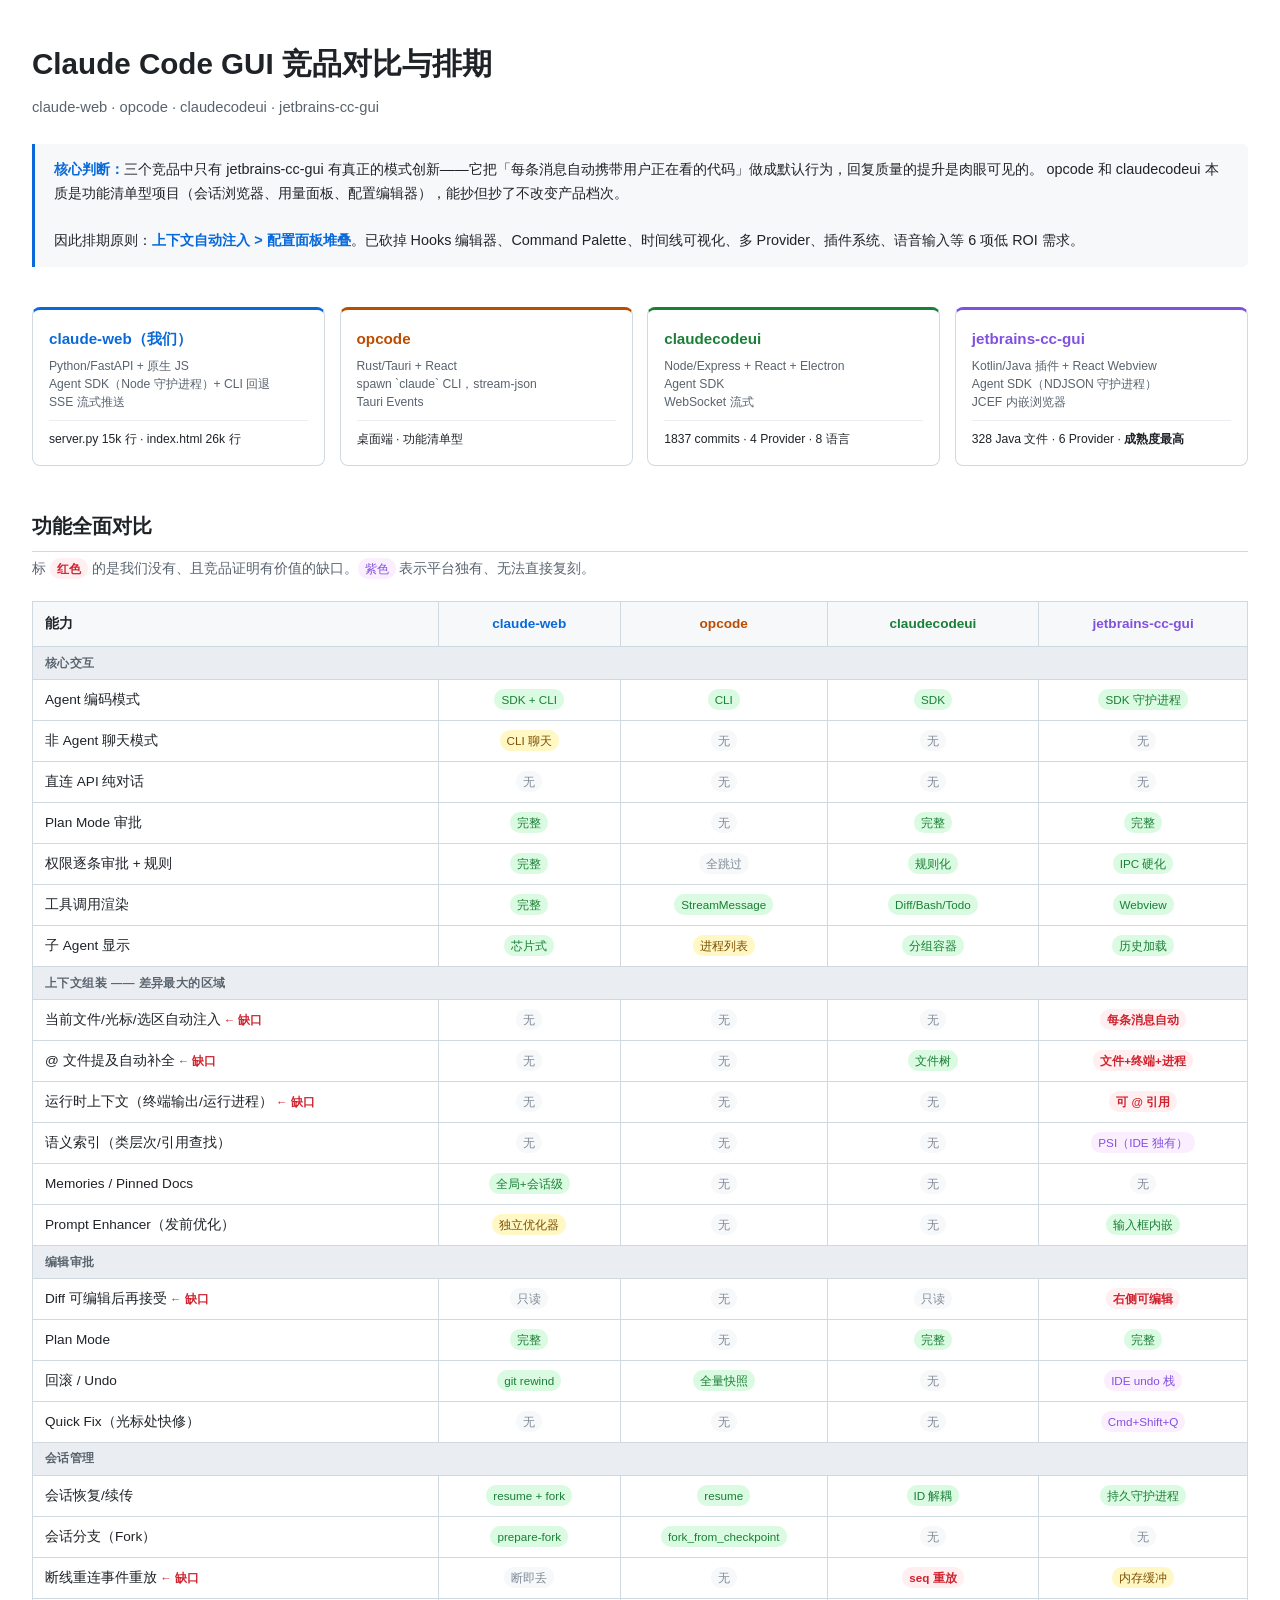
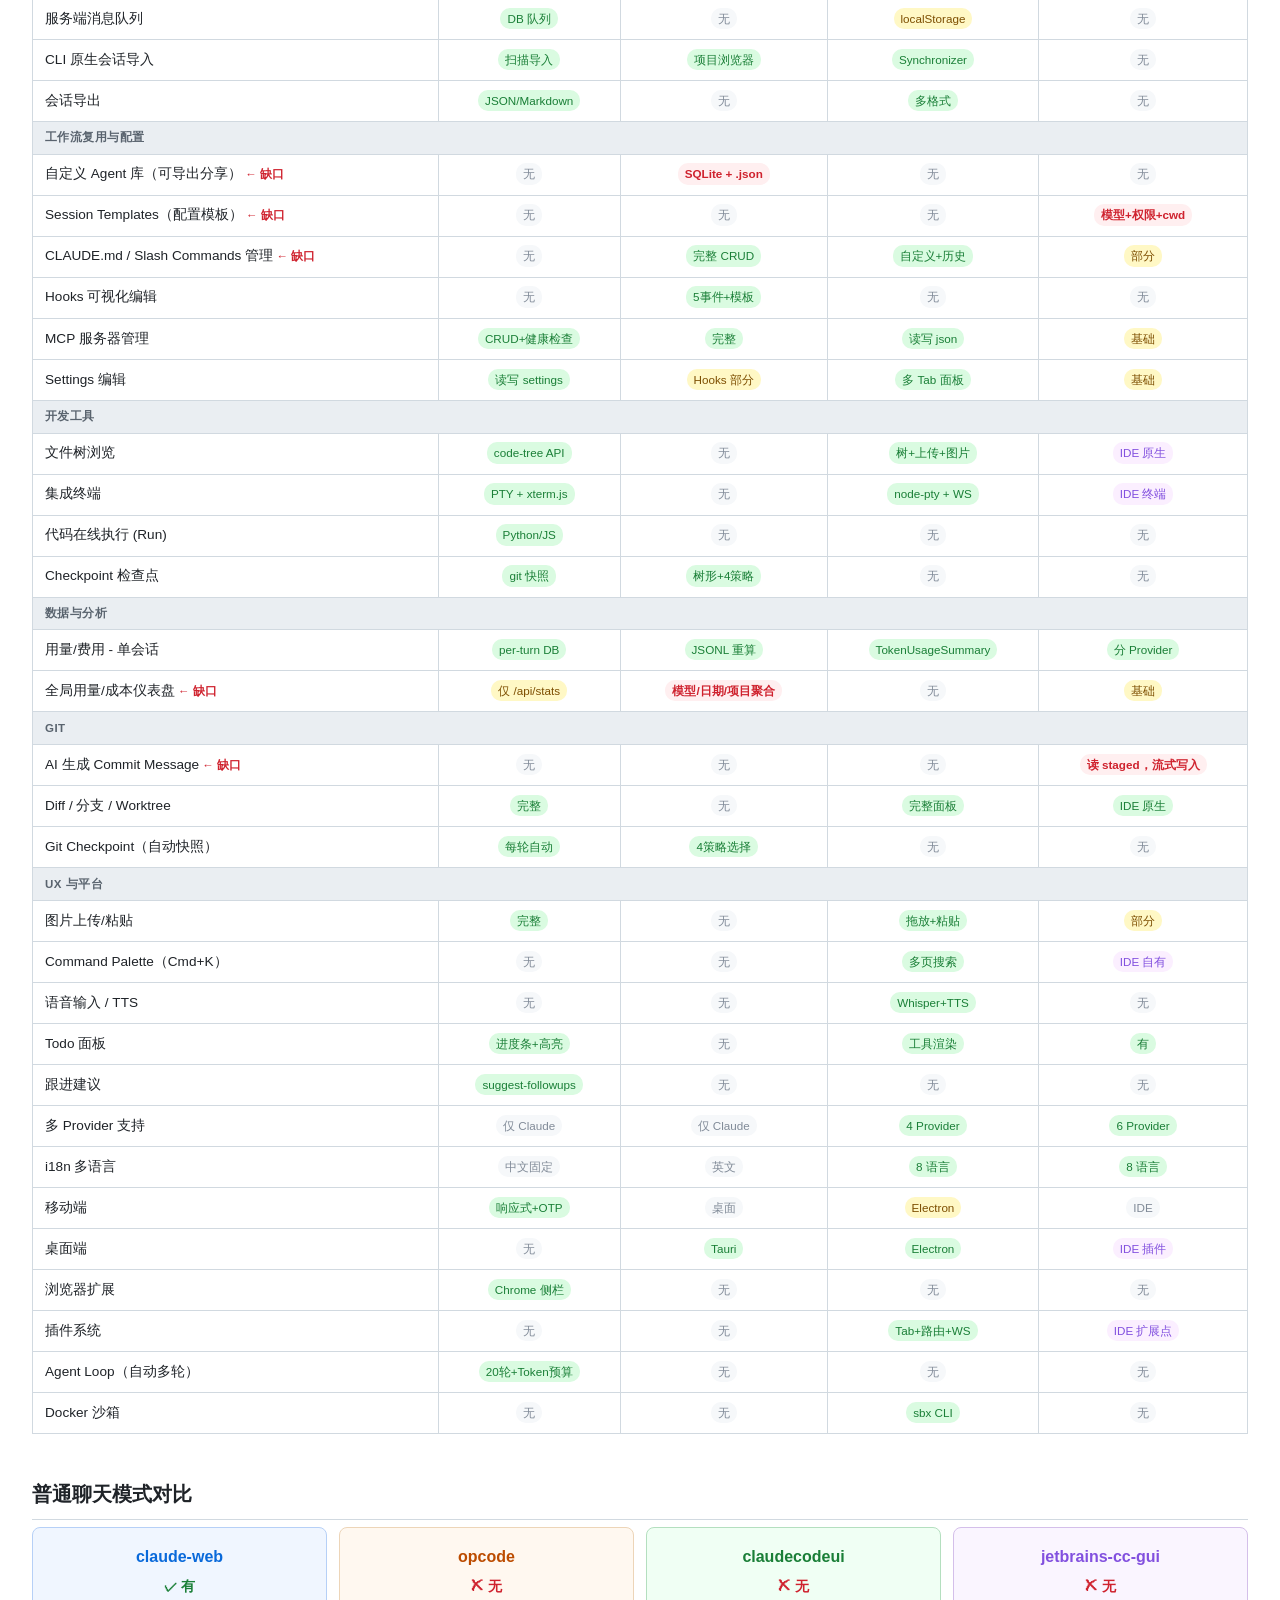
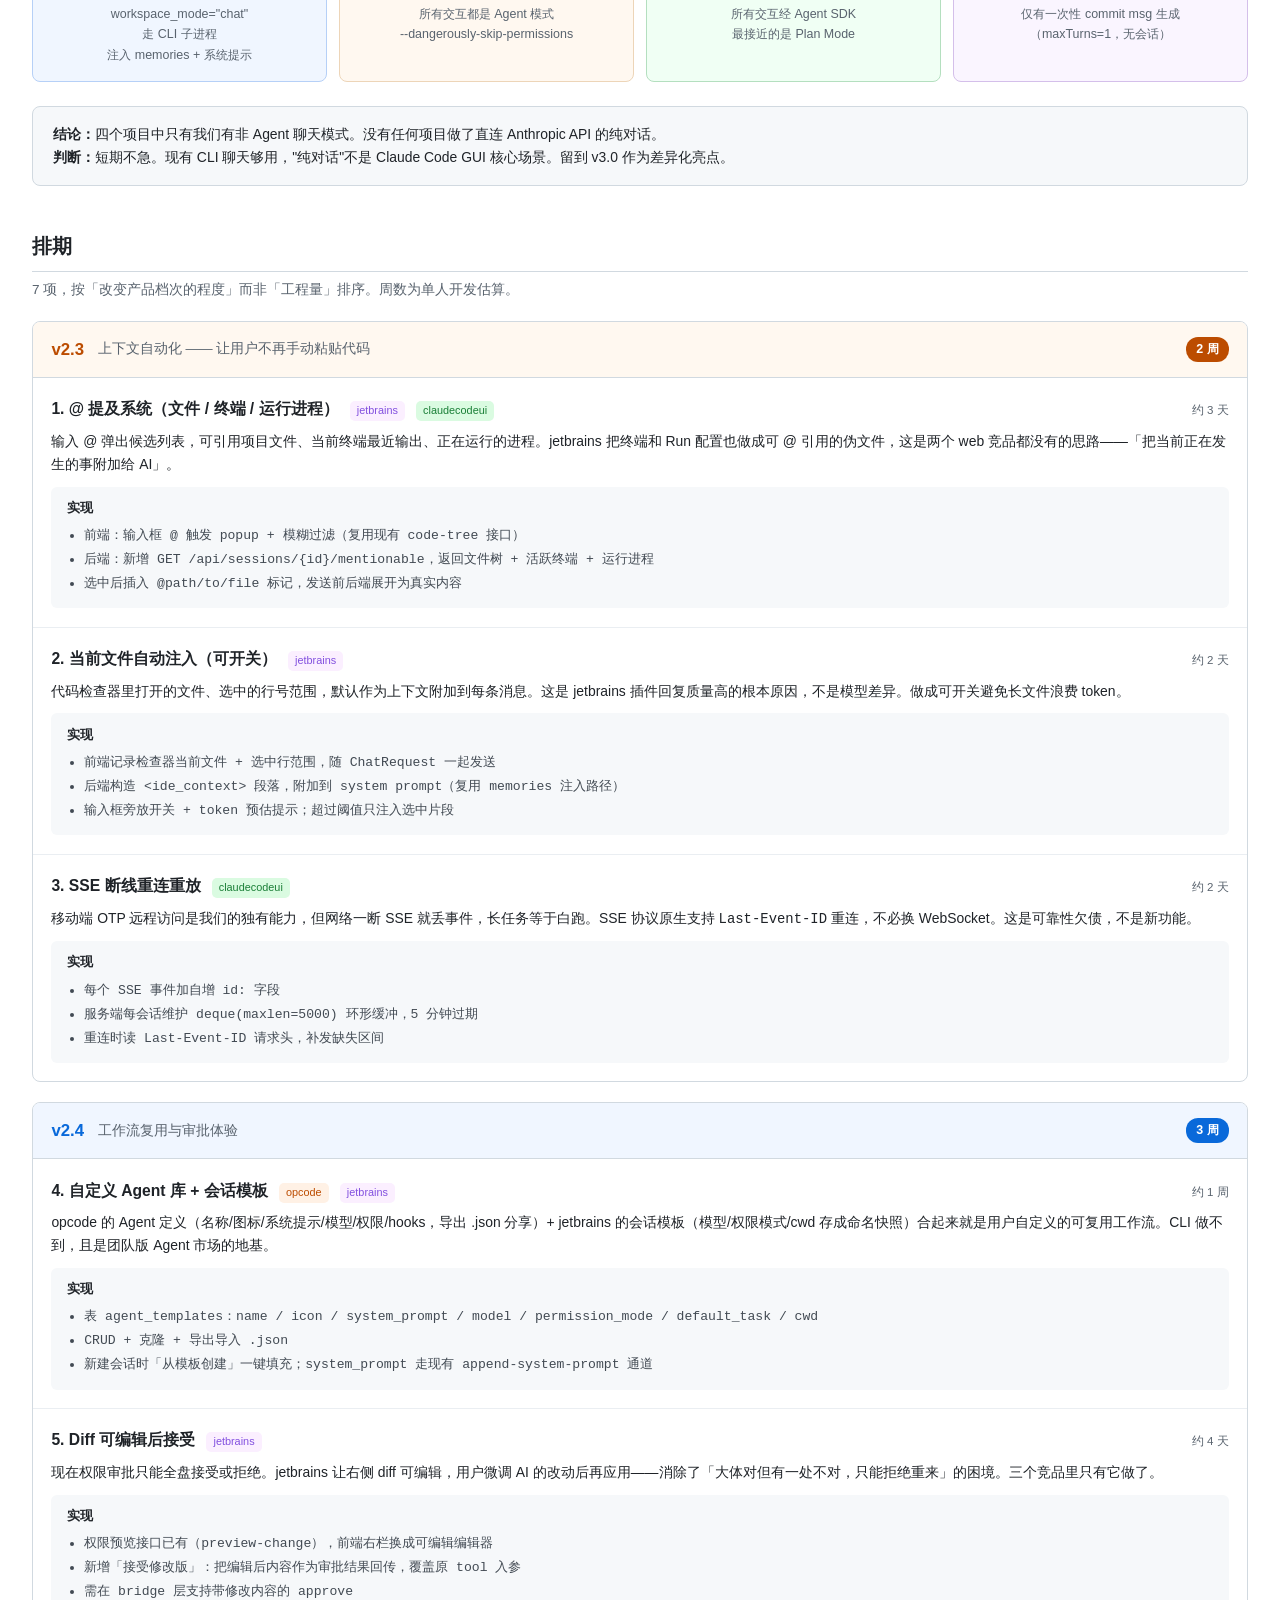
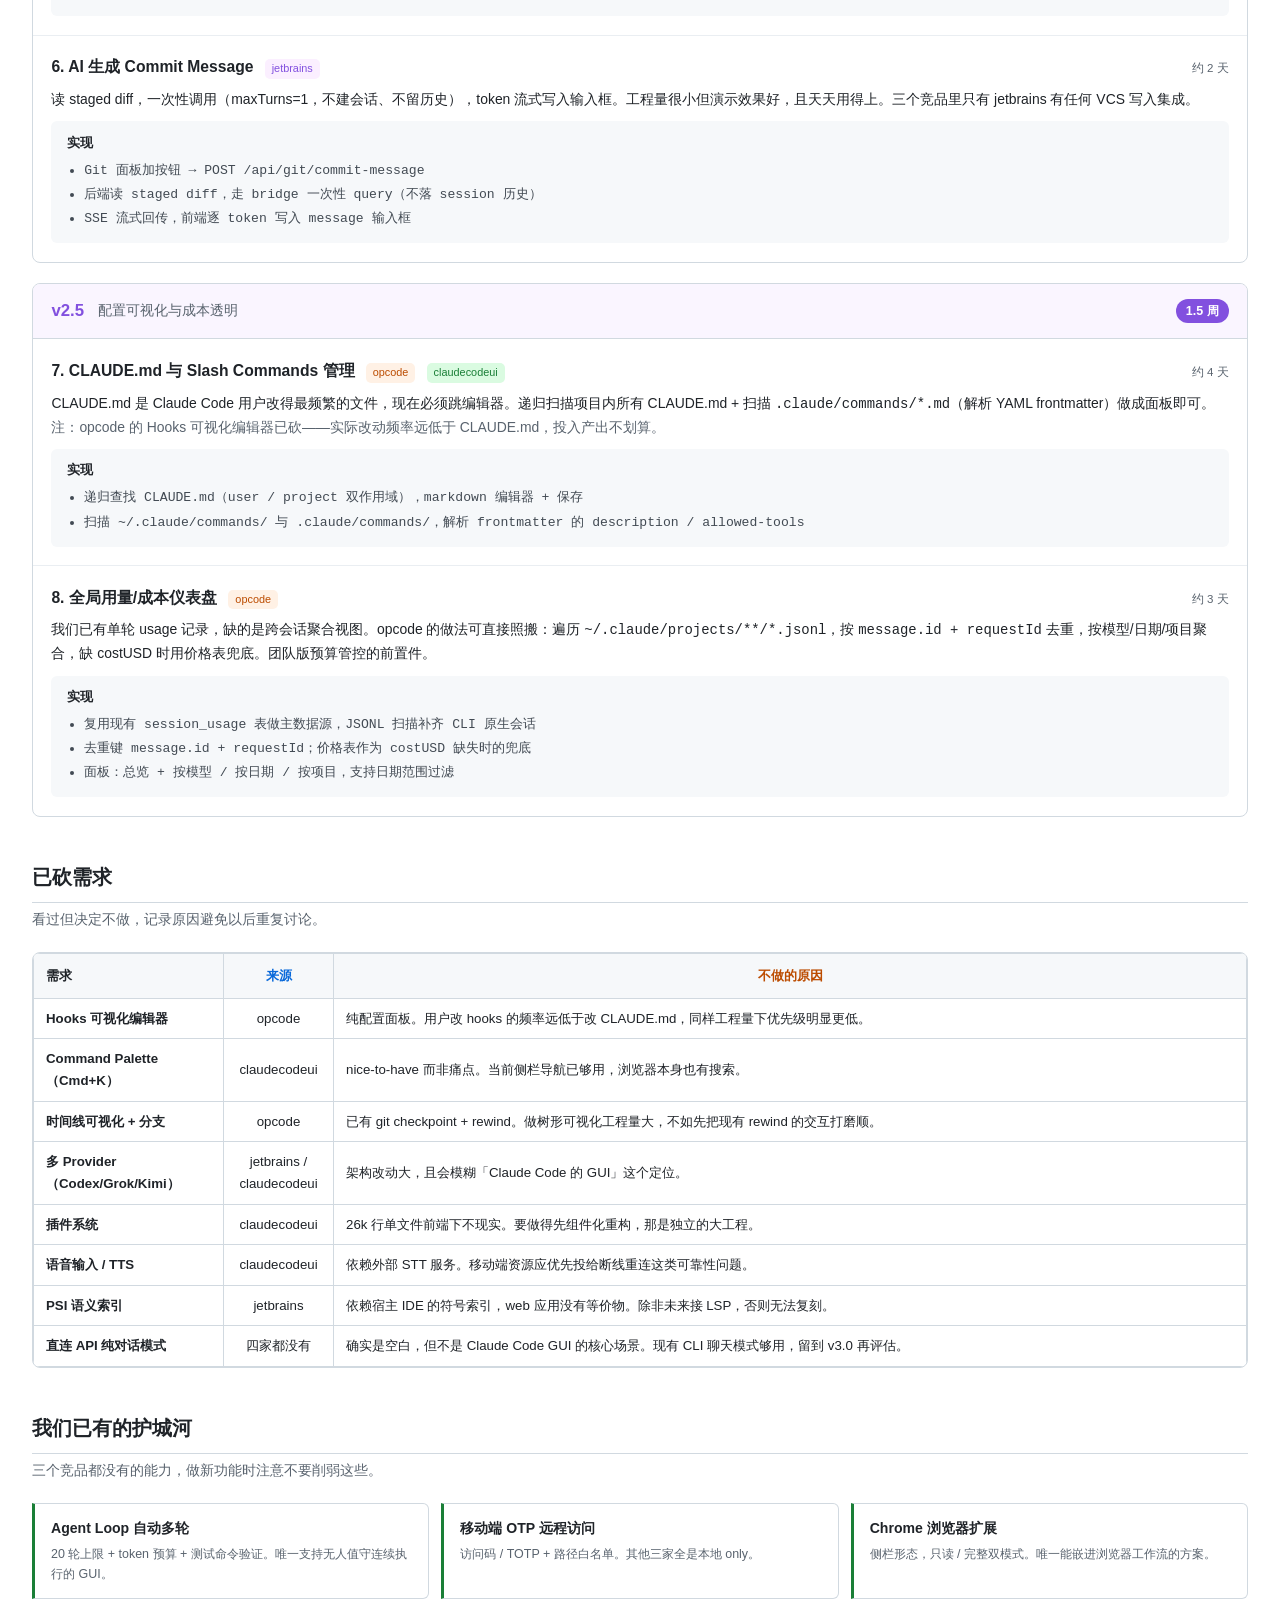
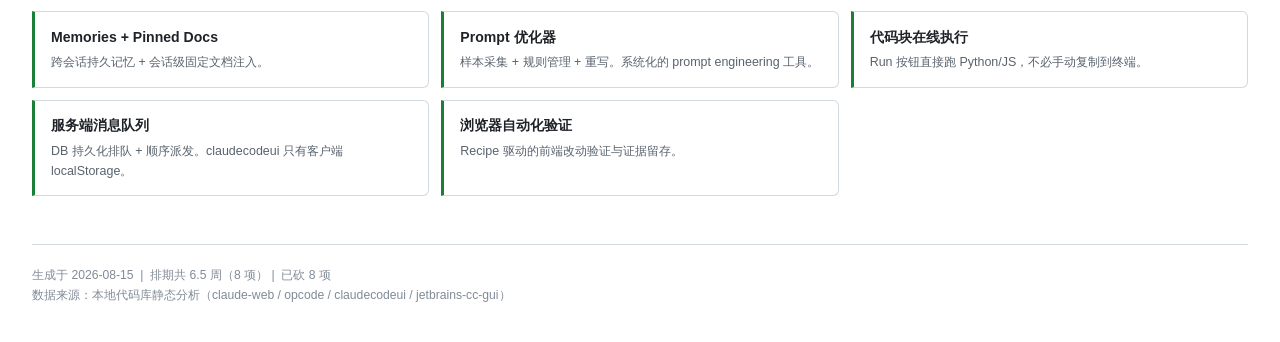
<file: docs/feature-comparison.html>
<!DOCTYPE html>
<html lang="zh-CN">
<head>
<meta charset="UTF-8">
<meta name="viewport" content="width=device-width, initial-scale=1.0">
<title>Claude Code GUI 竞品对比与排期</title>
<style>
* { margin:0; padding:0; box-sizing:border-box; }
body {
  font-family: -apple-system, BlinkMacSystemFont, 'Segoe UI', 'PingFang SC', Roboto, sans-serif;
  background:#ffffff; color:#1f2328; line-height:1.65; padding:2.5rem 2rem;
}
.container { max-width:1360px; margin:0 auto; }
h1 { font-size:1.85rem; font-weight:700; color:#1f2328; margin-bottom:0.4rem; }
.subtitle { color:#59636e; font-size:0.92rem; margin-bottom:0.5rem; }
.thesis {
  background:#f6f8fa; border-left:3px solid #0969da; border-radius:0 6px 6px 0;
  padding:0.9rem 1.2rem; margin:1.5rem 0 2.5rem; font-size:0.9rem; color:#1f2328;
}
.thesis strong { color:#0969da; }
h2.section {
  font-size:1.25rem; font-weight:650; margin:2.75rem 0 0.4rem;
  padding-bottom:0.5rem; border-bottom:1px solid #d1d9e0; color:#1f2328;
}
.section-note { color:#59636e; font-size:0.85rem; margin-bottom:1.25rem; }

/* project cards */
.projects { display:grid; grid-template-columns:repeat(4,1fr); gap:0.9rem; margin-bottom:2rem; }
.pcard { border:1px solid #d1d9e0; border-radius:8px; padding:1rem; background:#fff; }
.pcard .pn { font-weight:700; font-size:0.95rem; margin-bottom:0.35rem; }
.pcard .ps { font-size:0.76rem; color:#59636e; line-height:1.5; }
.pcard .pm { font-size:0.76rem; color:#1f2328; margin-top:0.5rem; padding-top:0.5rem; border-top:1px solid #eaeef2; }
.pc1 { border-top:3px solid #0969da; } .pc1 .pn { color:#0969da; }
.pc2 { border-top:3px solid #bc4c00; } .pc2 .pn { color:#bc4c00; }
.pc3 { border-top:3px solid #1a7f37; } .pc3 .pn { color:#1a7f37; }
.pc4 { border-top:3px solid #8250df; } .pc4 .pn { color:#8250df; }

/* table */
table { width:100%; border-collapse:collapse; font-size:0.85rem; margin-bottom:1rem; }
thead th {
  background:#f6f8fa; padding:0.7rem 0.75rem; text-align:center; font-weight:650;
  border:1px solid #d1d9e0; position:sticky; top:0; z-index:5;
}
thead th:first-child { text-align:left; min-width:190px; }
thead th:nth-child(2){ color:#0969da; } thead th:nth-child(3){ color:#bc4c00; }
thead th:nth-child(4){ color:#1a7f37; } thead th:nth-child(5){ color:#8250df; }
tbody td { padding:0.55rem 0.75rem; border:1px solid #d1d9e0; text-align:center; }
tbody td:first-child { text-align:left; font-weight:500; }
tbody tr:hover { background:#f6f8fa; }
tr.cat td {
  background:#eaeef2; font-weight:700; font-size:0.72rem; color:#59636e;
  letter-spacing:0.04em; text-transform:uppercase; padding:0.4rem 0.75rem; text-align:left;
}
.b { display:inline-block; padding:1px 7px; border-radius:10px; font-size:0.73rem; font-weight:500; white-space:nowrap; }
.b-y { background:#dafbe1; color:#1a7f37; }
.b-p { background:#fff8c5; color:#7d4e00; }
.b-n { background:#f6f8fa; color:#818b98; }
.b-u { background:#fbefff; color:#8250df; }
.b-s { background:#ffeff0; color:#cf222e; font-weight:600; }
.gap-row td:first-child::after { content:' ← 缺口'; color:#cf222e; font-size:0.72rem; font-weight:600; }

/* schedule items */
.sched { margin-bottom:2rem; }
.rel {
  border:1px solid #d1d9e0; border-radius:8px; margin-bottom:1.25rem; overflow:hidden;
}
.rel-head {
  display:flex; align-items:center; justify-content:space-between; flex-wrap:wrap; gap:0.5rem;
  padding:0.85rem 1.15rem; border-bottom:1px solid #d1d9e0;
}
.rel-head .rh-left { display:flex; align-items:center; gap:0.85rem; }
.rel-head .ver { font-weight:700; font-size:1.05rem; }
.rel-head .goal { font-size:0.85rem; color:#59636e; }
.rel-head .eta {
  font-size:0.78rem; font-weight:600; padding:2px 10px; border-radius:12px; white-space:nowrap;
}
.r1 .rel-head { background:#fff8f0; } .r1 .ver { color:#bc4c00; } .r1 .eta { background:#bc4c00; color:#fff; }
.r2 .rel-head { background:#f0f6ff; } .r2 .ver { color:#0969da; } .r2 .eta { background:#0969da; color:#fff; }
.r3 .rel-head { background:#faf5ff; } .r3 .ver { color:#8250df; } .r3 .eta { background:#8250df; color:#fff; }

.item { padding:1.15rem; border-bottom:1px solid #eaeef2; }
.item:last-child { border-bottom:none; }
.item-top { display:flex; align-items:baseline; gap:0.7rem; flex-wrap:wrap; margin-bottom:0.5rem; }
.item-name { font-weight:650; font-size:0.98rem; }
.src { font-size:0.68rem; padding:1px 7px; border-radius:5px; font-weight:500; }
.src-jb { background:#fbefff; color:#8250df; }
.src-op { background:#fff1e5; color:#bc4c00; }
.src-cc { background:#dafbe1; color:#1a7f37; }
.est { font-size:0.72rem; color:#59636e; margin-left:auto; white-space:nowrap; }
.item-why { font-size:0.87rem; color:#1f2328; margin-bottom:0.65rem; }
.item-how {
  background:#f6f8fa; border-radius:6px; padding:0.7rem 0.95rem;
  font-size:0.82rem; color:#424a53; font-family:ui-monospace,SFMono-Regular,monospace;
}
.item-how b { color:#1f2328; font-family:inherit; }
.item-how ul { margin:0.35rem 0 0 1.1rem; }
.item-how li { margin-bottom:0.15rem; }

/* dropped */
.dropped { border:1px solid #d1d9e0; border-radius:8px; overflow:hidden; }
.dropped table { margin:0; font-size:0.83rem; }
.dropped thead th { background:#f6f8fa; }
.dropped td { text-align:left !important; }
.dropped td:first-child { font-weight:600; width:190px; }
.dropped td:nth-child(2) { width:110px; text-align:center !important; }

/* moat */
.moat { display:grid; grid-template-columns:repeat(auto-fill,minmax(300px,1fr)); gap:0.75rem; }
.moat-item { border:1px solid #d1d9e0; border-left:3px solid #1a7f37; border-radius:0 6px 6px 0; padding:0.85rem 1rem; }
.moat-item .mn { font-weight:650; font-size:0.88rem; margin-bottom:0.2rem; }
.moat-item .md { font-size:0.78rem; color:#59636e; }

.footer { margin-top:3rem; padding-top:1.25rem; border-top:1px solid #d1d9e0; font-size:0.76rem; color:#818b98; }

@media (max-width:900px){
  body{padding:1.25rem 1rem;}
  .projects{grid-template-columns:1fr 1fr;}
  table{font-size:0.75rem;}
  .est{margin-left:0;}
}
</style>
</head>
<body>
<div class="container">

<h1>Claude Code GUI 竞品对比与排期</h1>
<p class="subtitle">claude-web &middot; opcode &middot; claudecodeui &middot; jetbrains-cc-gui</p>

<div class="thesis">
  <strong>核心判断：</strong>三个竞品中只有 jetbrains-cc-gui 有真正的模式创新——它把「每条消息自动携带用户正在看的代码」做成默认行为，回复质量的提升是肉眼可见的。
  opcode 和 claudecodeui 本质是功能清单型项目（会话浏览器、用量面板、配置编辑器），能抄但抄了不改变产品档次。
  <br><br>
  因此排期原则：<strong>上下文自动注入 &gt; 配置面板堆叠</strong>。已砍掉 Hooks 编辑器、Command Palette、时间线可视化、多 Provider、插件系统、语音输入等 6 项低 ROI 需求。
</div>

<!-- projects -->
<div class="projects">
  <div class="pcard pc1">
    <div class="pn">claude-web（我们）</div>
    <div class="ps">Python/FastAPI + 原生 JS<br>Agent SDK（Node 守护进程）+ CLI 回退<br>SSE 流式推送</div>
    <div class="pm">server.py 15k 行 · index.html 26k 行</div>
  </div>
  <div class="pcard pc2">
    <div class="pn">opcode</div>
    <div class="ps">Rust/Tauri + React<br>spawn `claude` CLI，stream-json<br>Tauri Events</div>
    <div class="pm">桌面端 · 功能清单型</div>
  </div>
  <div class="pcard pc3">
    <div class="pn">claudecodeui</div>
    <div class="ps">Node/Express + React + Electron<br>Agent SDK<br>WebSocket 流式</div>
    <div class="pm">1837 commits · 4 Provider · 8 语言</div>
  </div>
  <div class="pcard pc4">
    <div class="pn">jetbrains-cc-gui</div>
    <div class="ps">Kotlin/Java 插件 + React Webview<br>Agent SDK（NDJSON 守护进程）<br>JCEF 内嵌浏览器</div>
    <div class="pm">328 Java 文件 · 6 Provider · <b>成熟度最高</b></div>
  </div>
</div>

<!-- comparison -->
<h2 class="section">功能全面对比</h2>
<p class="section-note">标 <span class="b b-s" style="font-size:0.73rem;">红色</span> 的是我们没有、且竞品证明有价值的缺口。<span class="b b-u" style="font-size:0.73rem;">紫色</span> 表示平台独有、无法直接复刻。</p>
<table>
<thead><tr>
  <th>能力</th><th>claude-web</th><th>opcode</th><th>claudecodeui</th><th>jetbrains-cc-gui</th>
</tr></thead>
<tbody>

<tr class="cat"><td colspan="5">核心交互</td></tr>
<tr>
  <td>Agent 编码模式</td>
  <td><span class="b b-y">SDK + CLI</span></td><td><span class="b b-y">CLI</span></td><td><span class="b b-y">SDK</span></td><td><span class="b b-y">SDK 守护进程</span></td>
</tr>
<tr>
  <td>非 Agent 聊天模式</td>
  <td><span class="b b-p">CLI 聊天</span></td><td><span class="b b-n">无</span></td><td><span class="b b-n">无</span></td><td><span class="b b-n">无</span></td>
</tr>
<tr>
  <td>直连 API 纯对话</td>
  <td><span class="b b-n">无</span></td><td><span class="b b-n">无</span></td><td><span class="b b-n">无</span></td><td><span class="b b-n">无</span></td>
</tr>
<tr>
  <td>Plan Mode 审批</td>
  <td><span class="b b-y">完整</span></td><td><span class="b b-n">无</span></td><td><span class="b b-y">完整</span></td><td><span class="b b-y">完整</span></td>
</tr>
<tr>
  <td>权限逐条审批 + 规则</td>
  <td><span class="b b-y">完整</span></td><td><span class="b b-n">全跳过</span></td><td><span class="b b-y">规则化</span></td><td><span class="b b-y">IPC 硬化</span></td>
</tr>
<tr>
  <td>工具调用渲染</td>
  <td><span class="b b-y">完整</span></td><td><span class="b b-y">StreamMessage</span></td><td><span class="b b-y">Diff/Bash/Todo</span></td><td><span class="b b-y">Webview</span></td>
</tr>
<tr>
  <td>子 Agent 显示</td>
  <td><span class="b b-y">芯片式</span></td><td><span class="b b-p">进程列表</span></td><td><span class="b b-y">分组容器</span></td><td><span class="b b-y">历史加载</span></td>
</tr>

<tr class="cat"><td colspan="5">上下文组装 —— 差异最大的区域</td></tr>
<tr class="gap-row">
  <td>当前文件/光标/选区自动注入</td>
  <td><span class="b b-n">无</span></td><td><span class="b b-n">无</span></td><td><span class="b b-n">无</span></td>
  <td><span class="b b-s">每条消息自动</span></td>
</tr>
<tr class="gap-row">
  <td>@ 文件提及自动补全</td>
  <td><span class="b b-n">无</span></td><td><span class="b b-n">无</span></td>
  <td><span class="b b-y">文件树</span></td><td><span class="b b-s">文件+终端+进程</span></td>
</tr>
<tr class="gap-row">
  <td>运行时上下文（终端输出/运行进程）</td>
  <td><span class="b b-n">无</span></td><td><span class="b b-n">无</span></td><td><span class="b b-n">无</span></td>
  <td><span class="b b-s">可 @ 引用</span></td>
</tr>
<tr>
  <td>语义索引（类层次/引用查找）</td>
  <td><span class="b b-n">无</span></td><td><span class="b b-n">无</span></td><td><span class="b b-n">无</span></td>
  <td><span class="b b-u">PSI（IDE 独有）</span></td>
</tr>
<tr>
  <td>Memories / Pinned Docs</td>
  <td><span class="b b-y">全局+会话级</span></td><td><span class="b b-n">无</span></td><td><span class="b b-n">无</span></td><td><span class="b b-n">无</span></td>
</tr>
<tr>
  <td>Prompt Enhancer（发前优化）</td>
  <td><span class="b b-p">独立优化器</span></td><td><span class="b b-n">无</span></td><td><span class="b b-n">无</span></td><td><span class="b b-y">输入框内嵌</span></td>
</tr>

<tr class="cat"><td colspan="5">编辑审批</td></tr>
<tr class="gap-row">
  <td>Diff 可编辑后再接受</td>
  <td><span class="b b-n">只读</span></td><td><span class="b b-n">无</span></td><td><span class="b b-n">只读</span></td>
  <td><span class="b b-s">右侧可编辑</span></td>
</tr>
<tr>
  <td>Plan Mode</td>
  <td><span class="b b-y">完整</span></td><td><span class="b b-n">无</span></td><td><span class="b b-y">完整</span></td><td><span class="b b-y">完整</span></td>
</tr>
<tr>
  <td>回滚 / Undo</td>
  <td><span class="b b-y">git rewind</span></td><td><span class="b b-y">全量快照</span></td><td><span class="b b-n">无</span></td>
  <td><span class="b b-u">IDE undo 栈</span></td>
</tr>
<tr>
  <td>Quick Fix（光标处快修）</td>
  <td><span class="b b-n">无</span></td><td><span class="b b-n">无</span></td><td><span class="b b-n">无</span></td>
  <td><span class="b b-u">Cmd+Shift+Q</span></td>
</tr>

<tr class="cat"><td colspan="5">会话管理</td></tr>
<tr>
  <td>会话恢复/续传</td>
  <td><span class="b b-y">resume + fork</span></td><td><span class="b b-y">resume</span></td><td><span class="b b-y">ID 解耦</span></td><td><span class="b b-y">持久守护进程</span></td>
</tr>
<tr>
  <td>会话分支（Fork）</td>
  <td><span class="b b-y">prepare-fork</span></td><td><span class="b b-y">fork_from_checkpoint</span></td><td><span class="b b-n">无</span></td><td><span class="b b-n">无</span></td>
</tr>
<tr class="gap-row">
  <td>断线重连事件重放</td>
  <td><span class="b b-n">断即丢</span></td><td><span class="b b-n">无</span></td>
  <td><span class="b b-s">seq 重放</span></td><td><span class="b b-p">内存缓冲</span></td>
</tr>
<tr>
  <td>服务端消息队列</td>
  <td><span class="b b-y">DB 队列</span></td><td><span class="b b-n">无</span></td><td><span class="b b-p">localStorage</span></td><td><span class="b b-n">无</span></td>
</tr>
<tr>
  <td>CLI 原生会话导入</td>
  <td><span class="b b-y">扫描导入</span></td><td><span class="b b-y">项目浏览器</span></td><td><span class="b b-y">Synchronizer</span></td><td><span class="b b-n">无</span></td>
</tr>
<tr>
  <td>会话导出</td>
  <td><span class="b b-y">JSON/Markdown</span></td><td><span class="b b-n">无</span></td><td><span class="b b-y">多格式</span></td><td><span class="b b-n">无</span></td>
</tr>

<tr class="cat"><td colspan="5">工作流复用与配置</td></tr>
<tr class="gap-row">
  <td>自定义 Agent 库（可导出分享）</td>
  <td><span class="b b-n">无</span></td><td><span class="b b-s">SQLite + .json</span></td><td><span class="b b-n">无</span></td><td><span class="b b-n">无</span></td>
</tr>
<tr class="gap-row">
  <td>Session Templates（配置模板）</td>
  <td><span class="b b-n">无</span></td><td><span class="b b-n">无</span></td><td><span class="b b-n">无</span></td>
  <td><span class="b b-s">模型+权限+cwd</span></td>
</tr>
<tr class="gap-row">
  <td>CLAUDE.md / Slash Commands 管理</td>
  <td><span class="b b-n">无</span></td><td><span class="b b-y">完整 CRUD</span></td><td><span class="b b-y">自定义+历史</span></td><td><span class="b b-p">部分</span></td>
</tr>
<tr>
  <td>Hooks 可视化编辑</td>
  <td><span class="b b-n">无</span></td><td><span class="b b-y">5事件+模板</span></td><td><span class="b b-n">无</span></td><td><span class="b b-n">无</span></td>
</tr>
<tr>
  <td>MCP 服务器管理</td>
  <td><span class="b b-y">CRUD+健康检查</span></td><td><span class="b b-y">完整</span></td><td><span class="b b-y">读写 json</span></td><td><span class="b b-p">基础</span></td>
</tr>
<tr>
  <td>Settings 编辑</td>
  <td><span class="b b-y">读写 settings</span></td><td><span class="b b-p">Hooks 部分</span></td><td><span class="b b-y">多 Tab 面板</span></td><td><span class="b b-p">基础</span></td>
</tr>

<tr class="cat"><td colspan="5">开发工具</td></tr>
<tr>
  <td>文件树浏览</td>
  <td><span class="b b-y">code-tree API</span></td><td><span class="b b-n">无</span></td><td><span class="b b-y">树+上传+图片</span></td><td><span class="b b-u">IDE 原生</span></td>
</tr>
<tr>
  <td>集成终端</td>
  <td><span class="b b-y">PTY + xterm.js</span></td><td><span class="b b-n">无</span></td><td><span class="b b-y">node-pty + WS</span></td><td><span class="b b-u">IDE 终端</span></td>
</tr>
<tr>
  <td>代码在线执行 (Run)</td>
  <td><span class="b b-y">Python/JS</span></td><td><span class="b b-n">无</span></td><td><span class="b b-n">无</span></td><td><span class="b b-n">无</span></td>
</tr>
<tr>
  <td>Checkpoint 检查点</td>
  <td><span class="b b-y">git 快照</span></td><td><span class="b b-y">树形+4策略</span></td><td><span class="b b-n">无</span></td><td><span class="b b-n">无</span></td>
</tr>

<tr class="cat"><td colspan="5">数据与分析</td></tr>
<tr>
  <td>用量/费用 - 单会话</td>
  <td><span class="b b-y">per-turn DB</span></td><td><span class="b b-y">JSONL 重算</span></td><td><span class="b b-y">TokenUsageSummary</span></td><td><span class="b b-y">分 Provider</span></td>
</tr>
<tr class="gap-row">
  <td>全局用量/成本仪表盘</td>
  <td><span class="b b-p">仅 /api/stats</span></td><td><span class="b b-s">模型/日期/项目聚合</span></td><td><span class="b b-n">无</span></td><td><span class="b b-p">基础</span></td>
</tr>

<tr class="cat"><td colspan="5">Git</td></tr>
<tr class="gap-row">
  <td>AI 生成 Commit Message</td>
  <td><span class="b b-n">无</span></td><td><span class="b b-n">无</span></td><td><span class="b b-n">无</span></td>
  <td><span class="b b-s">读 staged，流式写入</span></td>
</tr>
<tr>
  <td>Diff / 分支 / Worktree</td>
  <td><span class="b b-y">完整</span></td><td><span class="b b-n">无</span></td><td><span class="b b-y">完整面板</span></td><td><span class="b b-y">IDE 原生</span></td>
</tr>
<tr>
  <td>Git Checkpoint（自动快照）</td>
  <td><span class="b b-y">每轮自动</span></td><td><span class="b b-y">4策略选择</span></td><td><span class="b b-n">无</span></td><td><span class="b b-n">无</span></td>
</tr>

<tr class="cat"><td colspan="5">UX 与平台</td></tr>
<tr>
  <td>图片上传/粘贴</td>
  <td><span class="b b-y">完整</span></td><td><span class="b b-n">无</span></td><td><span class="b b-y">拖放+粘贴</span></td><td><span class="b b-p">部分</span></td>
</tr>
<tr>
  <td>Command Palette（Cmd+K）</td>
  <td><span class="b b-n">无</span></td><td><span class="b b-n">无</span></td><td><span class="b b-y">多页搜索</span></td><td><span class="b b-u">IDE 自有</span></td>
</tr>
<tr>
  <td>语音输入 / TTS</td>
  <td><span class="b b-n">无</span></td><td><span class="b b-n">无</span></td><td><span class="b b-y">Whisper+TTS</span></td><td><span class="b b-n">无</span></td>
</tr>
<tr>
  <td>Todo 面板</td>
  <td><span class="b b-y">进度条+高亮</span></td><td><span class="b b-n">无</span></td><td><span class="b b-y">工具渲染</span></td><td><span class="b b-y">有</span></td>
</tr>
<tr>
  <td>跟进建议</td>
  <td><span class="b b-y">suggest-followups</span></td><td><span class="b b-n">无</span></td><td><span class="b b-n">无</span></td><td><span class="b b-n">无</span></td>
</tr>
<tr>
  <td>多 Provider 支持</td>
  <td><span class="b b-n">仅 Claude</span></td><td><span class="b b-n">仅 Claude</span></td><td><span class="b b-y">4 Provider</span></td><td><span class="b b-y">6 Provider</span></td>
</tr>
<tr>
  <td>i18n 多语言</td>
  <td><span class="b b-n">中文固定</span></td><td><span class="b b-n">英文</span></td><td><span class="b b-y">8 语言</span></td><td><span class="b b-y">8 语言</span></td>
</tr>
<tr>
  <td>移动端</td>
  <td><span class="b b-y">响应式+OTP</span></td><td><span class="b b-n">桌面</span></td><td><span class="b b-p">Electron</span></td><td><span class="b b-n">IDE</span></td>
</tr>
<tr>
  <td>桌面端</td>
  <td><span class="b b-n">无</span></td><td><span class="b b-y">Tauri</span></td><td><span class="b b-y">Electron</span></td><td><span class="b b-u">IDE 插件</span></td>
</tr>
<tr>
  <td>浏览器扩展</td>
  <td><span class="b b-y">Chrome 侧栏</span></td><td><span class="b b-n">无</span></td><td><span class="b b-n">无</span></td><td><span class="b b-n">无</span></td>
</tr>
<tr>
  <td>插件系统</td>
  <td><span class="b b-n">无</span></td><td><span class="b b-n">无</span></td><td><span class="b b-y">Tab+路由+WS</span></td><td><span class="b b-u">IDE 扩展点</span></td>
</tr>
<tr>
  <td>Agent Loop（自动多轮）</td>
  <td><span class="b b-y">20轮+Token预算</span></td><td><span class="b b-n">无</span></td><td><span class="b b-n">无</span></td><td><span class="b b-n">无</span></td>
</tr>
<tr>
  <td>Docker 沙箱</td>
  <td><span class="b b-n">无</span></td><td><span class="b b-n">无</span></td><td><span class="b b-y">sbx CLI</span></td><td><span class="b b-n">无</span></td>
</tr>
</tbody>
</table>

<!-- Chat Mode Visual -->
<h2 class="section">普通聊天模式对比</h2>
<div style="display:grid; grid-template-columns:repeat(4,1fr); gap:0.75rem; margin-bottom:1.5rem;">
  <div style="background:#f0f6ff; border:1px solid #b6d0f7; border-radius:8px; padding:1rem; text-align:center;">
    <div style="font-weight:700; color:#0969da; margin-bottom:0.4rem;">claude-web</div>
    <div style="font-size:0.85rem; color:#1a7f37; font-weight:600;">&#10003; 有</div>
    <div style="font-size:0.78rem; color:#59636e; margin-top:0.3rem;">workspace_mode="chat"<br>走 CLI 子进程<br>注入 memories + 系统提示</div>
  </div>
  <div style="background:#fff8f0; border:1px solid #edd5b8; border-radius:8px; padding:1rem; text-align:center;">
    <div style="font-weight:700; color:#bc4c00; margin-bottom:0.4rem;">opcode</div>
    <div style="font-size:0.85rem; color:#cf222e; font-weight:600;">&#10007; 无</div>
    <div style="font-size:0.78rem; color:#59636e; margin-top:0.3rem;">所有交互都是 Agent 模式<br>--dangerously-skip-permissions</div>
  </div>
  <div style="background:#f0fff4; border:1px solid #b4dfbf; border-radius:8px; padding:1rem; text-align:center;">
    <div style="font-weight:700; color:#1a7f37; margin-bottom:0.4rem;">claudecodeui</div>
    <div style="font-size:0.85rem; color:#cf222e; font-weight:600;">&#10007; 无</div>
    <div style="font-size:0.78rem; color:#59636e; margin-top:0.3rem;">所有交互经 Agent SDK<br>最接近的是 Plan Mode</div>
  </div>
  <div style="background:#faf5ff; border:1px solid #d4bfea; border-radius:8px; padding:1rem; text-align:center;">
    <div style="font-weight:700; color:#8250df; margin-bottom:0.4rem;">jetbrains-cc-gui</div>
    <div style="font-size:0.85rem; color:#cf222e; font-weight:600;">&#10007; 无</div>
    <div style="font-size:0.78rem; color:#59636e; margin-top:0.3rem;">仅有一次性 commit msg 生成<br>（maxTurns=1，无会话）</div>
  </div>
</div>
<div style="background:#f6f8fa; border:1px solid #d1d9e0; border-radius:8px; padding:1rem 1.25rem; margin-bottom:2rem; font-size:0.87rem;">
  <strong>结论：</strong>四个项目中只有我们有非 Agent 聊天模式。没有任何项目做了直连 Anthropic API 的纯对话。<br>
  <strong>判断：</strong>短期不急。现有 CLI 聊天够用，"纯对话"不是 Claude Code GUI 核心场景。留到 v3.0 作为差异化亮点。
</div>

<!-- SCHEDULE -->
<h2 class="section">排期</h2>
<p class="section-note">7 项，按「改变产品档次的程度」而非「工程量」排序。周数为单人开发估算。</p>

<div class="sched">

<div class="rel r1">
  <div class="rel-head">
    <div class="rh-left">
      <span class="ver">v2.3</span>
      <span class="goal">上下文自动化 —— 让用户不再手动粘贴代码</span>
    </div>
    <span class="eta">2 周</span>
  </div>

  <div class="item">
    <div class="item-top">
      <span class="item-name">1. @ 提及系统（文件 / 终端 / 运行进程）</span>
      <span class="src src-jb">jetbrains</span><span class="src src-cc">claudecodeui</span>
      <span class="est">约 3 天</span>
    </div>
    <div class="item-why">
      输入 @ 弹出候选列表，可引用项目文件、当前终端最近输出、正在运行的进程。jetbrains 把终端和 Run 配置也做成可 @ 引用的伪文件，这是两个 web 竞品都没有的思路——「把当前正在发生的事附加给 AI」。
    </div>
    <div class="item-how">
      <b>实现</b>
      <ul>
        <li>前端：输入框 @ 触发 popup + 模糊过滤（复用现有 code-tree 接口）</li>
        <li>后端：新增 <code>GET /api/sessions/{id}/mentionable</code>，返回文件树 + 活跃终端 + 运行进程</li>
        <li>选中后插入 <code>@path/to/file</code> 标记，发送前后端展开为真实内容</li>
      </ul>
    </div>
  </div>

  <div class="item">
    <div class="item-top">
      <span class="item-name">2. 当前文件自动注入（可开关）</span>
      <span class="src src-jb">jetbrains</span>
      <span class="est">约 2 天</span>
    </div>
    <div class="item-why">
      代码检查器里打开的文件、选中的行号范围，默认作为上下文附加到每条消息。这是 jetbrains 插件回复质量高的根本原因，不是模型差异。做成可开关避免长文件浪费 token。
    </div>
    <div class="item-how">
      <b>实现</b>
      <ul>
        <li>前端记录检查器当前文件 + 选中行范围，随 ChatRequest 一起发送</li>
        <li>后端构造 <code>&lt;ide_context&gt;</code> 段落，附加到 system prompt（复用 memories 注入路径）</li>
        <li>输入框旁放开关 + token 预估提示；超过阈值只注入选中片段</li>
      </ul>
    </div>
  </div>

  <div class="item">
    <div class="item-top">
      <span class="item-name">3. SSE 断线重连重放</span>
      <span class="src src-cc">claudecodeui</span>
      <span class="est">约 2 天</span>
    </div>
    <div class="item-why">
      移动端 OTP 远程访问是我们的独有能力，但网络一断 SSE 就丢事件，长任务等于白跑。SSE 协议原生支持 <code>Last-Event-ID</code> 重连，不必换 WebSocket。这是可靠性欠债，不是新功能。
    </div>
    <div class="item-how">
      <b>实现</b>
      <ul>
        <li>每个 SSE 事件加自增 <code>id:</code> 字段</li>
        <li>服务端每会话维护 <code>deque(maxlen=5000)</code> 环形缓冲，5 分钟过期</li>
        <li>重连时读 <code>Last-Event-ID</code> 请求头，补发缺失区间</li>
      </ul>
    </div>
  </div>
</div>

<div class="rel r2">
  <div class="rel-head">
    <div class="rh-left">
      <span class="ver">v2.4</span>
      <span class="goal">工作流复用与审批体验</span>
    </div>
    <span class="eta">3 周</span>
  </div>

  <div class="item">
    <div class="item-top">
      <span class="item-name">4. 自定义 Agent 库 + 会话模板</span>
      <span class="src src-op">opcode</span><span class="src src-jb">jetbrains</span>
      <span class="est">约 1 周</span>
    </div>
    <div class="item-why">
      opcode 的 Agent 定义（名称/图标/系统提示/模型/权限/hooks，导出 .json 分享）+ jetbrains 的会话模板（模型/权限模式/cwd 存成命名快照）合起来就是用户自定义的可复用工作流。CLI 做不到，且是团队版 Agent 市场的地基。
    </div>
    <div class="item-how">
      <b>实现</b>
      <ul>
        <li>表 <code>agent_templates</code>：name / icon / system_prompt / model / permission_mode / default_task / cwd</li>
        <li>CRUD + 克隆 + 导出导入 .json</li>
        <li>新建会话时「从模板创建」一键填充；system_prompt 走现有 append-system-prompt 通道</li>
      </ul>
    </div>
  </div>

  <div class="item">
    <div class="item-top">
      <span class="item-name">5. Diff 可编辑后接受</span>
      <span class="src src-jb">jetbrains</span>
      <span class="est">约 4 天</span>
    </div>
    <div class="item-why">
      现在权限审批只能全盘接受或拒绝。jetbrains 让右侧 diff 可编辑，用户微调 AI 的改动后再应用——消除了「大体对但有一处不对，只能拒绝重来」的困境。三个竞品里只有它做了。
    </div>
    <div class="item-how">
      <b>实现</b>
      <ul>
        <li>权限预览接口已有（preview-change），前端右栏换成可编辑编辑器</li>
        <li>新增「接受修改版」：把编辑后内容作为审批结果回传，覆盖原 tool 入参</li>
        <li>需在 bridge 层支持带修改内容的 approve</li>
      </ul>
    </div>
  </div>

  <div class="item">
    <div class="item-top">
      <span class="item-name">6. AI 生成 Commit Message</span>
      <span class="src src-jb">jetbrains</span>
      <span class="est">约 2 天</span>
    </div>
    <div class="item-why">
      读 staged diff，一次性调用（maxTurns=1，不建会话、不留历史），token 流式写入输入框。工程量很小但演示效果好，且天天用得上。三个竞品里只有 jetbrains 有任何 VCS 写入集成。
    </div>
    <div class="item-how">
      <b>实现</b>
      <ul>
        <li>Git 面板加按钮 → <code>POST /api/git/commit-message</code></li>
        <li>后端读 staged diff，走 bridge 一次性 query（不落 session 历史）</li>
        <li>SSE 流式回传，前端逐 token 写入 message 输入框</li>
      </ul>
    </div>
  </div>
</div>

<div class="rel r3">
  <div class="rel-head">
    <div class="rh-left">
      <span class="ver">v2.5</span>
      <span class="goal">配置可视化与成本透明</span>
    </div>
    <span class="eta">1.5 周</span>
  </div>

  <div class="item">
    <div class="item-top">
      <span class="item-name">7. CLAUDE.md 与 Slash Commands 管理</span>
      <span class="src src-op">opcode</span><span class="src src-cc">claudecodeui</span>
      <span class="est">约 4 天</span>
    </div>
    <div class="item-why">
      CLAUDE.md 是 Claude Code 用户改得最频繁的文件，现在必须跳编辑器。递归扫描项目内所有 CLAUDE.md + 扫描 <code>.claude/commands/*.md</code>（解析 YAML frontmatter）做成面板即可。
      <br><span style="color:#59636e;">注：opcode 的 Hooks 可视化编辑器已砍——实际改动频率远低于 CLAUDE.md，投入产出不划算。</span>
    </div>
    <div class="item-how">
      <b>实现</b>
      <ul>
        <li>递归查找 CLAUDE.md（user / project 双作用域），markdown 编辑器 + 保存</li>
        <li>扫描 <code>~/.claude/commands/</code> 与 <code>.claude/commands/</code>，解析 frontmatter 的 description / allowed-tools</li>
      </ul>
    </div>
  </div>

  <div class="item">
    <div class="item-top">
      <span class="item-name">8. 全局用量/成本仪表盘</span>
      <span class="src src-op">opcode</span>
      <span class="est">约 3 天</span>
    </div>
    <div class="item-why">
      我们已有单轮 usage 记录，缺的是跨会话聚合视图。opcode 的做法可直接照搬：遍历 <code>~/.claude/projects/**/*.jsonl</code>，按 <code>message.id + requestId</code> 去重，按模型/日期/项目聚合，缺 costUSD 时用价格表兜底。团队版预算管控的前置件。
    </div>
    <div class="item-how">
      <b>实现</b>
      <ul>
        <li>复用现有 session_usage 表做主数据源，JSONL 扫描补齐 CLI 原生会话</li>
        <li>去重键 <code>message.id + requestId</code>；价格表作为 costUSD 缺失时的兜底</li>
        <li>面板：总览 + 按模型 / 按日期 / 按项目，支持日期范围过滤</li>
      </ul>
    </div>
  </div>
</div>

</div>

<!-- dropped -->
<h2 class="section">已砍需求</h2>
<p class="section-note">看过但决定不做，记录原因避免以后重复讨论。</p>
<div class="dropped">
<table>
<thead><tr><th>需求</th><th>来源</th><th>不做的原因</th></tr></thead>
<tbody>
<tr><td>Hooks 可视化编辑器</td><td>opcode</td><td>纯配置面板。用户改 hooks 的频率远低于改 CLAUDE.md，同样工程量下优先级明显更低。</td></tr>
<tr><td>Command Palette（Cmd+K）</td><td>claudecodeui</td><td>nice-to-have 而非痛点。当前侧栏导航已够用，浏览器本身也有搜索。</td></tr>
<tr><td>时间线可视化 + 分支</td><td>opcode</td><td>已有 git checkpoint + rewind。做树形可视化工程量大，不如先把现有 rewind 的交互打磨顺。</td></tr>
<tr><td>多 Provider（Codex/Grok/Kimi）</td><td>jetbrains / claudecodeui</td><td>架构改动大，且会模糊「Claude Code 的 GUI」这个定位。</td></tr>
<tr><td>插件系统</td><td>claudecodeui</td><td>26k 行单文件前端下不现实。要做得先组件化重构，那是独立的大工程。</td></tr>
<tr><td>语音输入 / TTS</td><td>claudecodeui</td><td>依赖外部 STT 服务。移动端资源应优先投给断线重连这类可靠性问题。</td></tr>
<tr><td>PSI 语义索引</td><td>jetbrains</td><td>依赖宿主 IDE 的符号索引，web 应用没有等价物。除非未来接 LSP，否则无法复刻。</td></tr>
<tr><td>直连 API 纯对话模式</td><td>四家都没有</td><td>确实是空白，但不是 Claude Code GUI 的核心场景。现有 CLI 聊天模式够用，留到 v3.0 再评估。</td></tr>
</tbody>
</table>
</div>

<!-- moat -->
<h2 class="section">我们已有的护城河</h2>
<p class="section-note">三个竞品都没有的能力，做新功能时注意不要削弱这些。</p>
<div class="moat">
  <div class="moat-item"><div class="mn">Agent Loop 自动多轮</div><div class="md">20 轮上限 + token 预算 + 测试命令验证。唯一支持无人值守连续执行的 GUI。</div></div>
  <div class="moat-item"><div class="mn">移动端 OTP 远程访问</div><div class="md">访问码 / TOTP + 路径白名单。其他三家全是本地 only。</div></div>
  <div class="moat-item"><div class="mn">Chrome 浏览器扩展</div><div class="md">侧栏形态，只读 / 完整双模式。唯一能嵌进浏览器工作流的方案。</div></div>
  <div class="moat-item"><div class="mn">Memories + Pinned Docs</div><div class="md">跨会话持久记忆 + 会话级固定文档注入。</div></div>
  <div class="moat-item"><div class="mn">Prompt 优化器</div><div class="md">样本采集 + 规则管理 + 重写。系统化的 prompt engineering 工具。</div></div>
  <div class="moat-item"><div class="mn">代码块在线执行</div><div class="md">Run 按钮直接跑 Python/JS，不必手动复制到终端。</div></div>
  <div class="moat-item"><div class="mn">服务端消息队列</div><div class="md">DB 持久化排队 + 顺序派发。claudecodeui 只有客户端 localStorage。</div></div>
  <div class="moat-item"><div class="mn">浏览器自动化验证</div><div class="md">Recipe 驱动的前端改动验证与证据留存。</div></div>
</div>

<div class="footer">
  生成于 2026-08-15 &nbsp;|&nbsp; 排期共 6.5 周（8 项）&nbsp;|&nbsp; 已砍 8 项<br>
  数据来源：本地代码库静态分析（claude-web / opcode / claudecodeui / jetbrains-cc-gui）
</div>

</div>
</body>
</html>
</file>
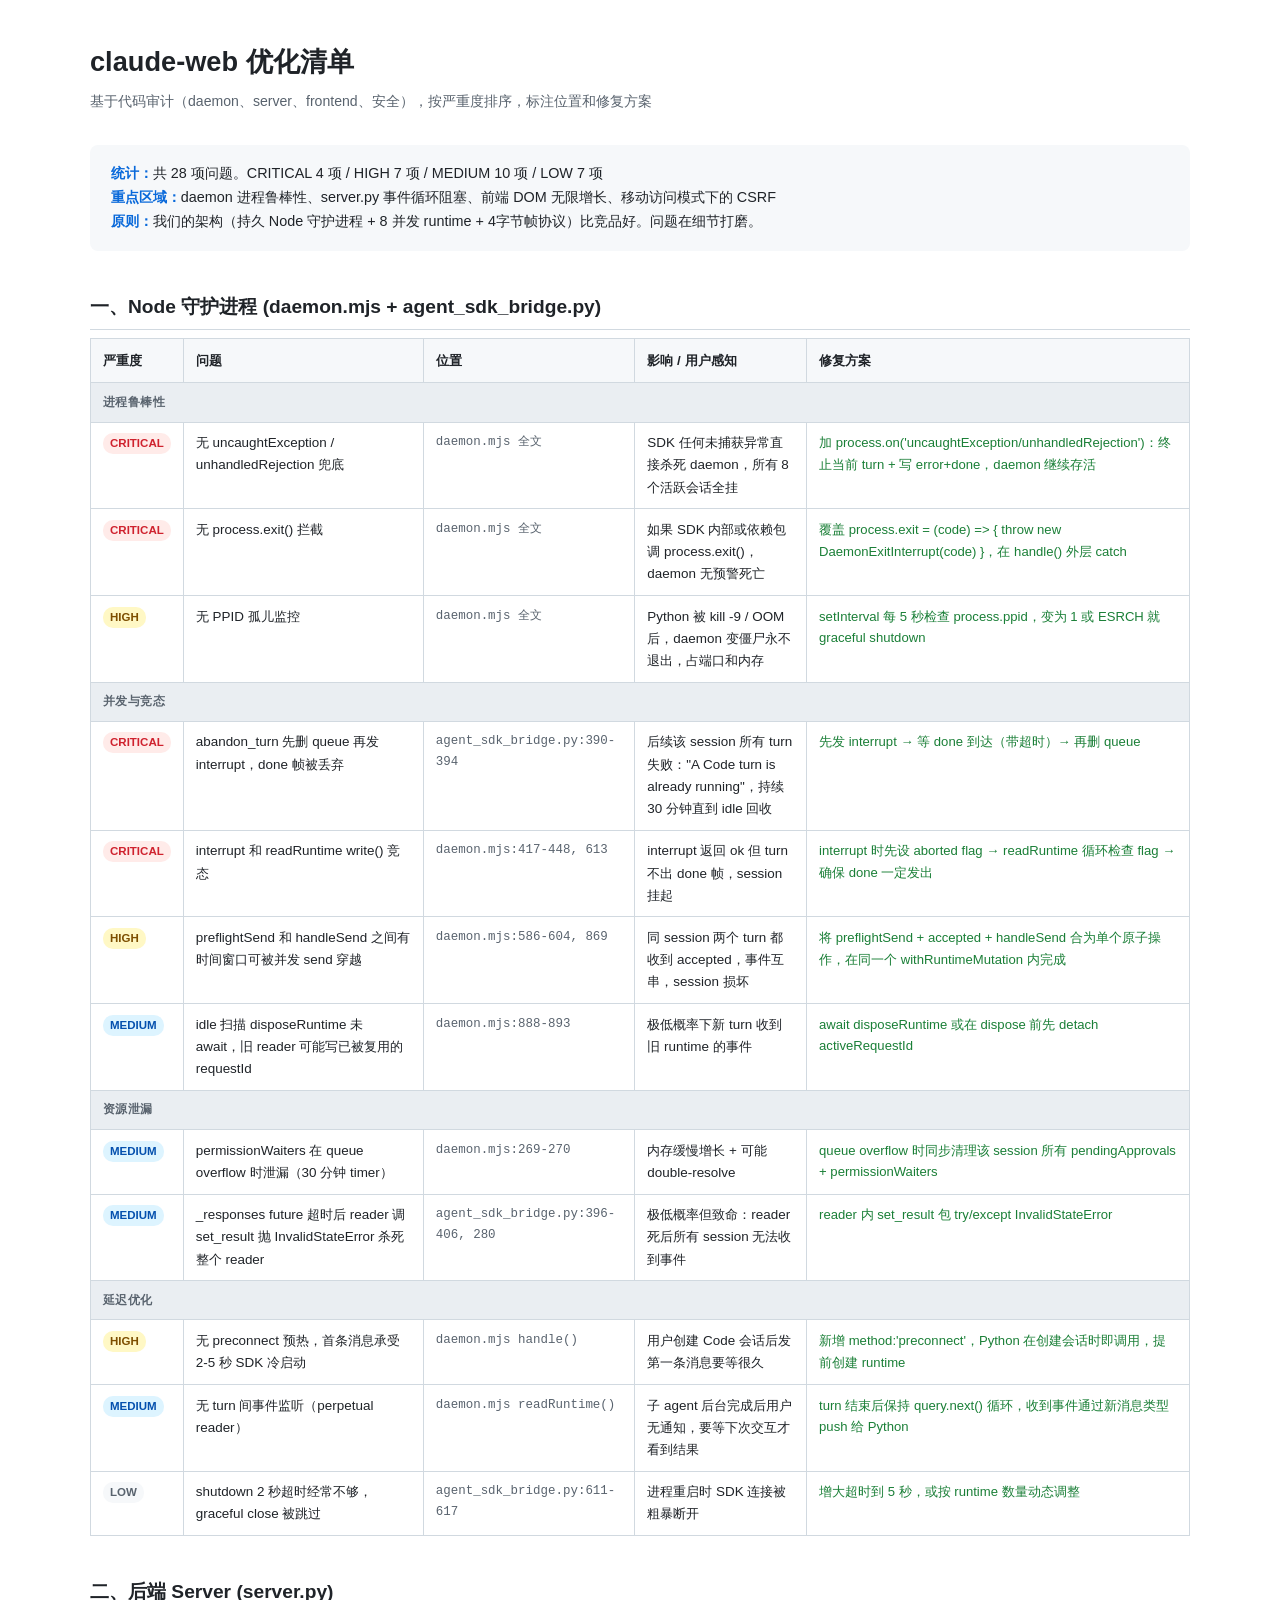
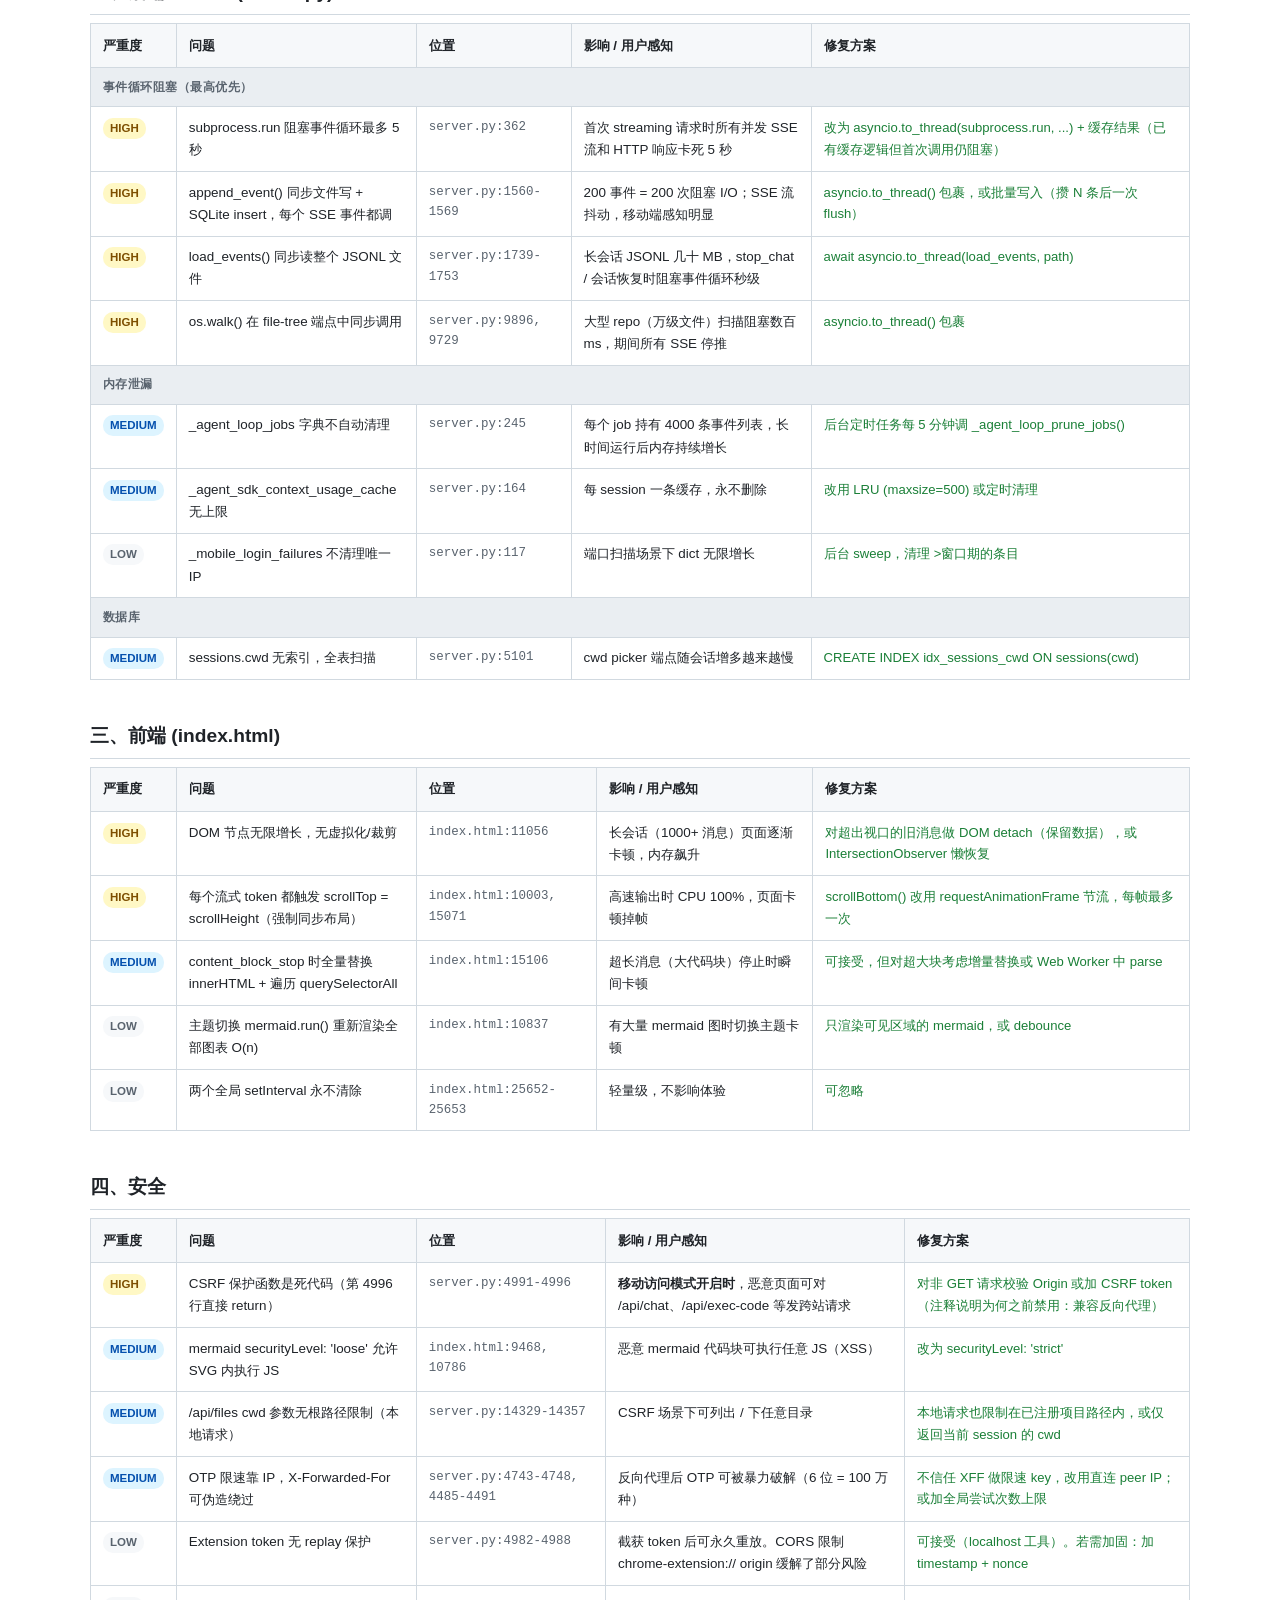
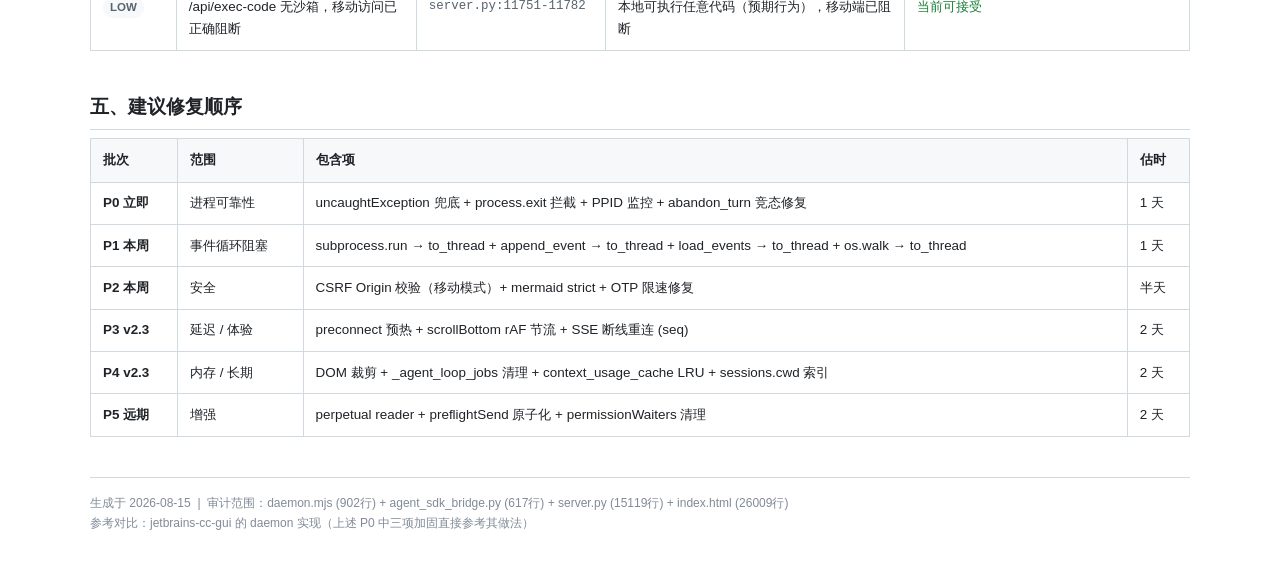
<file: docs/optimization-checklist.html>
<!DOCTYPE html>
<html lang="zh-CN">
<head>
<meta charset="UTF-8">
<meta name="viewport" content="width=device-width, initial-scale=1.0">
<title>claude-web 优化清单</title>
<style>
*{margin:0;padding:0;box-sizing:border-box;}
body{font-family:-apple-system,BlinkMacSystemFont,'Segoe UI','PingFang SC',sans-serif;background:#fff;color:#1f2328;line-height:1.65;padding:2.5rem 2rem;}
.container{max-width:1100px;margin:0 auto;}
h1{font-size:1.7rem;font-weight:700;margin-bottom:0.3rem;}
.subtitle{color:#59636e;font-size:0.88rem;margin-bottom:2rem;}
h2{font-size:1.2rem;font-weight:650;margin:2.5rem 0 0.5rem;padding-bottom:0.4rem;border-bottom:1px solid #d1d9e0;}
.summary{background:#f6f8fa;border-radius:8px;padding:1.1rem 1.3rem;margin-bottom:2rem;font-size:0.9rem;}
.summary b{color:#0969da;}

table{width:100%;border-collapse:collapse;font-size:0.84rem;margin-bottom:1.5rem;}
thead th{background:#f6f8fa;padding:0.65rem 0.75rem;text-align:left;font-weight:650;border:1px solid #d1d9e0;}
tbody td{padding:0.6rem 0.75rem;border:1px solid #d1d9e0;vertical-align:top;}
tbody tr:hover{background:#f6f8fa;}
.sev{display:inline-block;padding:1px 7px;border-radius:10px;font-size:0.72rem;font-weight:600;white-space:nowrap;}
.sev-c{background:#ffebe9;color:#cf222e;}
.sev-h{background:#fff8c5;color:#7d4e00;}
.sev-m{background:#ddf4ff;color:#0550ae;}
.sev-l{background:#f6f8fa;color:#59636e;}
.loc{font-family:ui-monospace,SFMono-Regular,monospace;font-size:0.78rem;color:#59636e;}
.fix{font-size:0.82rem;color:#1a7f37;font-weight:500;}
.cat-row td{background:#eaeef2;font-weight:700;font-size:0.72rem;color:#59636e;text-transform:uppercase;letter-spacing:0.04em;}
.footer{margin-top:2.5rem;padding-top:1rem;border-top:1px solid #d1d9e0;font-size:0.75rem;color:#818b98;}
</style>
</head>
<body>
<div class="container">

<h1>claude-web 优化清单</h1>
<p class="subtitle">基于代码审计（daemon、server、frontend、安全），按严重度排序，标注位置和修复方案</p>

<div class="summary">
  <b>统计：</b>共 28 项问题。CRITICAL 4 项 / HIGH 7 项 / MEDIUM 10 项 / LOW 7 项<br>
  <b>重点区域：</b>daemon 进程鲁棒性、server.py 事件循环阻塞、前端 DOM 无限增长、移动访问模式下的 CSRF<br>
  <b>原则：</b>我们的架构（持久 Node 守护进程 + 8 并发 runtime + 4字节帧协议）比竞品好。问题在细节打磨。
</div>

<!-- DAEMON -->
<h2>一、Node 守护进程 (daemon.mjs + agent_sdk_bridge.py)</h2>
<table>
<thead><tr><th style="width:60px;">严重度</th><th style="width:240px;">问题</th><th>位置</th><th>影响 / 用户感知</th><th>修复方案</th></tr></thead>
<tbody>

<tr class="cat-row"><td colspan="5">进程鲁棒性</td></tr>
<tr>
  <td><span class="sev sev-c">CRITICAL</span></td>
  <td>无 uncaughtException / unhandledRejection 兜底</td>
  <td class="loc">daemon.mjs 全文</td>
  <td>SDK 任何未捕获异常直接杀死 daemon，所有 8 个活跃会话全挂</td>
  <td class="fix">加 process.on('uncaughtException/unhandledRejection')：终止当前 turn + 写 error+done，daemon 继续存活</td>
</tr>
<tr>
  <td><span class="sev sev-c">CRITICAL</span></td>
  <td>无 process.exit() 拦截</td>
  <td class="loc">daemon.mjs 全文</td>
  <td>如果 SDK 内部或依赖包调 process.exit()，daemon 无预警死亡</td>
  <td class="fix">覆盖 process.exit = (code) => { throw new DaemonExitInterrupt(code) }，在 handle() 外层 catch</td>
</tr>
<tr>
  <td><span class="sev sev-h">HIGH</span></td>
  <td>无 PPID 孤儿监控</td>
  <td class="loc">daemon.mjs 全文</td>
  <td>Python 被 kill -9 / OOM 后，daemon 变僵尸永不退出，占端口和内存</td>
  <td class="fix">setInterval 每 5 秒检查 process.ppid，变为 1 或 ESRCH 就 graceful shutdown</td>
</tr>

<tr class="cat-row"><td colspan="5">并发与竞态</td></tr>
<tr>
  <td><span class="sev sev-c">CRITICAL</span></td>
  <td>abandon_turn 先删 queue 再发 interrupt，done 帧被丢弃</td>
  <td class="loc">agent_sdk_bridge.py:390-394</td>
  <td>后续该 session 所有 turn 失败："A Code turn is already running"，持续 30 分钟直到 idle 回收</td>
  <td class="fix">先发 interrupt → 等 done 到达（带超时）→ 再删 queue</td>
</tr>
<tr>
  <td><span class="sev sev-c">CRITICAL</span></td>
  <td>interrupt 和 readRuntime write() 竞态</td>
  <td class="loc">daemon.mjs:417-448, 613</td>
  <td>interrupt 返回 ok 但 turn 不出 done 帧，session 挂起</td>
  <td class="fix">interrupt 时先设 aborted flag → readRuntime 循环检查 flag → 确保 done 一定发出</td>
</tr>
<tr>
  <td><span class="sev sev-h">HIGH</span></td>
  <td>preflightSend 和 handleSend 之间有时间窗口可被并发 send 穿越</td>
  <td class="loc">daemon.mjs:586-604, 869</td>
  <td>同 session 两个 turn 都收到 accepted，事件互串，session 损坏</td>
  <td class="fix">将 preflightSend + accepted + handleSend 合为单个原子操作，在同一个 withRuntimeMutation 内完成</td>
</tr>
<tr>
  <td><span class="sev sev-m">MEDIUM</span></td>
  <td>idle 扫描 disposeRuntime 未 await，旧 reader 可能写已被复用的 requestId</td>
  <td class="loc">daemon.mjs:888-893</td>
  <td>极低概率下新 turn 收到旧 runtime 的事件</td>
  <td class="fix">await disposeRuntime 或在 dispose 前先 detach activeRequestId</td>
</tr>

<tr class="cat-row"><td colspan="5">资源泄漏</td></tr>
<tr>
  <td><span class="sev sev-m">MEDIUM</span></td>
  <td>permissionWaiters 在 queue overflow 时泄漏（30 分钟 timer）</td>
  <td class="loc">daemon.mjs:269-270</td>
  <td>内存缓慢增长 + 可能 double-resolve</td>
  <td class="fix">queue overflow 时同步清理该 session 所有 pendingApprovals + permissionWaiters</td>
</tr>
<tr>
  <td><span class="sev sev-m">MEDIUM</span></td>
  <td>_responses future 超时后 reader 调 set_result 抛 InvalidStateError 杀死整个 reader</td>
  <td class="loc">agent_sdk_bridge.py:396-406, 280</td>
  <td>极低概率但致命：reader 死后所有 session 无法收到事件</td>
  <td class="fix">reader 内 set_result 包 try/except InvalidStateError</td>
</tr>

<tr class="cat-row"><td colspan="5">延迟优化</td></tr>
<tr>
  <td><span class="sev sev-h">HIGH</span></td>
  <td>无 preconnect 预热，首条消息承受 2-5 秒 SDK 冷启动</td>
  <td class="loc">daemon.mjs handle()</td>
  <td>用户创建 Code 会话后发第一条消息要等很久</td>
  <td class="fix">新增 method:'preconnect'，Python 在创建会话时即调用，提前创建 runtime</td>
</tr>
<tr>
  <td><span class="sev sev-m">MEDIUM</span></td>
  <td>无 turn 间事件监听（perpetual reader）</td>
  <td class="loc">daemon.mjs readRuntime()</td>
  <td>子 agent 后台完成后用户无通知，要等下次交互才看到结果</td>
  <td class="fix">turn 结束后保持 query.next() 循环，收到事件通过新消息类型 push 给 Python</td>
</tr>
<tr>
  <td><span class="sev sev-l">LOW</span></td>
  <td>shutdown 2 秒超时经常不够，graceful close 被跳过</td>
  <td class="loc">agent_sdk_bridge.py:611-617</td>
  <td>进程重启时 SDK 连接被粗暴断开</td>
  <td class="fix">增大超时到 5 秒，或按 runtime 数量动态调整</td>
</tr>
</tbody>
</table>

<!-- SERVER -->
<h2>二、后端 Server (server.py)</h2>
<table>
<thead><tr><th style="width:60px;">严重度</th><th style="width:240px;">问题</th><th>位置</th><th>影响 / 用户感知</th><th>修复方案</th></tr></thead>
<tbody>

<tr class="cat-row"><td colspan="5">事件循环阻塞（最高优先）</td></tr>
<tr>
  <td><span class="sev sev-h">HIGH</span></td>
  <td>subprocess.run 阻塞事件循环最多 5 秒</td>
  <td class="loc">server.py:362</td>
  <td>首次 streaming 请求时所有并发 SSE 流和 HTTP 响应卡死 5 秒</td>
  <td class="fix">改为 asyncio.to_thread(subprocess.run, ...) + 缓存结果（已有缓存逻辑但首次调用仍阻塞）</td>
</tr>
<tr>
  <td><span class="sev sev-h">HIGH</span></td>
  <td>append_event() 同步文件写 + SQLite insert，每个 SSE 事件都调</td>
  <td class="loc">server.py:1560-1569</td>
  <td>200 事件 = 200 次阻塞 I/O；SSE 流抖动，移动端感知明显</td>
  <td class="fix">asyncio.to_thread() 包裹，或批量写入（攒 N 条后一次 flush）</td>
</tr>
<tr>
  <td><span class="sev sev-h">HIGH</span></td>
  <td>load_events() 同步读整个 JSONL 文件</td>
  <td class="loc">server.py:1739-1753</td>
  <td>长会话 JSONL 几十 MB，stop_chat / 会话恢复时阻塞事件循环秒级</td>
  <td class="fix">await asyncio.to_thread(load_events, path)</td>
</tr>
<tr>
  <td><span class="sev sev-h">HIGH</span></td>
  <td>os.walk() 在 file-tree 端点中同步调用</td>
  <td class="loc">server.py:9896, 9729</td>
  <td>大型 repo（万级文件）扫描阻塞数百 ms，期间所有 SSE 停推</td>
  <td class="fix">asyncio.to_thread() 包裹</td>
</tr>

<tr class="cat-row"><td colspan="5">内存泄漏</td></tr>
<tr>
  <td><span class="sev sev-m">MEDIUM</span></td>
  <td>_agent_loop_jobs 字典不自动清理</td>
  <td class="loc">server.py:245</td>
  <td>每个 job 持有 4000 条事件列表，长时间运行后内存持续增长</td>
  <td class="fix">后台定时任务每 5 分钟调 _agent_loop_prune_jobs()</td>
</tr>
<tr>
  <td><span class="sev sev-m">MEDIUM</span></td>
  <td>_agent_sdk_context_usage_cache 无上限</td>
  <td class="loc">server.py:164</td>
  <td>每 session 一条缓存，永不删除</td>
  <td class="fix">改用 LRU (maxsize=500) 或定时清理</td>
</tr>
<tr>
  <td><span class="sev sev-l">LOW</span></td>
  <td>_mobile_login_failures 不清理唯一 IP</td>
  <td class="loc">server.py:117</td>
  <td>端口扫描场景下 dict 无限增长</td>
  <td class="fix">后台 sweep，清理 >窗口期的条目</td>
</tr>

<tr class="cat-row"><td colspan="5">数据库</td></tr>
<tr>
  <td><span class="sev sev-m">MEDIUM</span></td>
  <td>sessions.cwd 无索引，全表扫描</td>
  <td class="loc">server.py:5101</td>
  <td>cwd picker 端点随会话增多越来越慢</td>
  <td class="fix">CREATE INDEX idx_sessions_cwd ON sessions(cwd)</td>
</tr>
</tbody>
</table>

<!-- FRONTEND -->
<h2>三、前端 (index.html)</h2>
<table>
<thead><tr><th style="width:60px;">严重度</th><th style="width:240px;">问题</th><th>位置</th><th>影响 / 用户感知</th><th>修复方案</th></tr></thead>
<tbody>

<tr>
  <td><span class="sev sev-h">HIGH</span></td>
  <td>DOM 节点无限增长，无虚拟化/裁剪</td>
  <td class="loc">index.html:11056</td>
  <td>长会话（1000+ 消息）页面逐渐卡顿，内存飙升</td>
  <td class="fix">对超出视口的旧消息做 DOM detach（保留数据），或 IntersectionObserver 懒恢复</td>
</tr>
<tr>
  <td><span class="sev sev-h">HIGH</span></td>
  <td>每个流式 token 都触发 scrollTop = scrollHeight（强制同步布局）</td>
  <td class="loc">index.html:10003, 15071</td>
  <td>高速输出时 CPU 100%，页面卡顿掉帧</td>
  <td class="fix">scrollBottom() 改用 requestAnimationFrame 节流，每帧最多一次</td>
</tr>
<tr>
  <td><span class="sev sev-m">MEDIUM</span></td>
  <td>content_block_stop 时全量替换 innerHTML + 遍历 querySelectorAll</td>
  <td class="loc">index.html:15106</td>
  <td>超长消息（大代码块）停止时瞬间卡顿</td>
  <td class="fix">可接受，但对超大块考虑增量替换或 Web Worker 中 parse</td>
</tr>
<tr>
  <td><span class="sev sev-l">LOW</span></td>
  <td>主题切换 mermaid.run() 重新渲染全部图表 O(n)</td>
  <td class="loc">index.html:10837</td>
  <td>有大量 mermaid 图时切换主题卡顿</td>
  <td class="fix">只渲染可见区域的 mermaid，或 debounce</td>
</tr>
<tr>
  <td><span class="sev sev-l">LOW</span></td>
  <td>两个全局 setInterval 永不清除</td>
  <td class="loc">index.html:25652-25653</td>
  <td>轻量级，不影响体验</td>
  <td class="fix">可忽略</td>
</tr>
</tbody>
</table>

<!-- SECURITY -->
<h2>四、安全</h2>
<table>
<thead><tr><th style="width:60px;">严重度</th><th style="width:240px;">问题</th><th>位置</th><th>影响 / 用户感知</th><th>修复方案</th></tr></thead>
<tbody>

<tr>
  <td><span class="sev sev-h">HIGH</span></td>
  <td>CSRF 保护函数是死代码（第 4996 行直接 return）</td>
  <td class="loc">server.py:4991-4996</td>
  <td><b>移动访问模式开启时</b>，恶意页面可对 /api/chat、/api/exec-code 等发跨站请求</td>
  <td class="fix">对非 GET 请求校验 Origin 或加 CSRF token（注释说明为何之前禁用：兼容反向代理）</td>
</tr>
<tr>
  <td><span class="sev sev-m">MEDIUM</span></td>
  <td>mermaid securityLevel: 'loose' 允许 SVG 内执行 JS</td>
  <td class="loc">index.html:9468, 10786</td>
  <td>恶意 mermaid 代码块可执行任意 JS（XSS）</td>
  <td class="fix">改为 securityLevel: 'strict'</td>
</tr>
<tr>
  <td><span class="sev sev-m">MEDIUM</span></td>
  <td>/api/files cwd 参数无根路径限制（本地请求）</td>
  <td class="loc">server.py:14329-14357</td>
  <td>CSRF 场景下可列出 / 下任意目录</td>
  <td class="fix">本地请求也限制在已注册项目路径内，或仅返回当前 session 的 cwd</td>
</tr>
<tr>
  <td><span class="sev sev-m">MEDIUM</span></td>
  <td>OTP 限速靠 IP，X-Forwarded-For 可伪造绕过</td>
  <td class="loc">server.py:4743-4748, 4485-4491</td>
  <td>反向代理后 OTP 可被暴力破解（6 位 = 100 万种）</td>
  <td class="fix">不信任 XFF 做限速 key，改用直连 peer IP；或加全局尝试次数上限</td>
</tr>
<tr>
  <td><span class="sev sev-l">LOW</span></td>
  <td>Extension token 无 replay 保护</td>
  <td class="loc">server.py:4982-4988</td>
  <td>截获 token 后可永久重放。CORS 限制 chrome-extension:// origin 缓解了部分风险</td>
  <td class="fix">可接受（localhost 工具）。若需加固：加 timestamp + nonce</td>
</tr>
<tr>
  <td><span class="sev sev-l">LOW</span></td>
  <td>/api/exec-code 无沙箱，移动访问已正确阻断</td>
  <td class="loc">server.py:11751-11782</td>
  <td>本地可执行任意代码（预期行为），移动端已阻断</td>
  <td class="fix">当前可接受</td>
</tr>
</tbody>
</table>

<!-- PRIORITY -->
<h2>五、建议修复顺序</h2>
<table>
<thead><tr><th>批次</th><th>范围</th><th>包含项</th><th>估时</th></tr></thead>
<tbody>
<tr>
  <td><b>P0 立即</b></td>
  <td>进程可靠性</td>
  <td>uncaughtException 兜底 + process.exit 拦截 + PPID 监控 + abandon_turn 竞态修复</td>
  <td>1 天</td>
</tr>
<tr>
  <td><b>P1 本周</b></td>
  <td>事件循环阻塞</td>
  <td>subprocess.run → to_thread + append_event → to_thread + load_events → to_thread + os.walk → to_thread</td>
  <td>1 天</td>
</tr>
<tr>
  <td><b>P2 本周</b></td>
  <td>安全</td>
  <td>CSRF Origin 校验（移动模式）+ mermaid strict + OTP 限速修复</td>
  <td>半天</td>
</tr>
<tr>
  <td><b>P3 v2.3</b></td>
  <td>延迟 / 体验</td>
  <td>preconnect 预热 + scrollBottom rAF 节流 + SSE 断线重连 (seq)</td>
  <td>2 天</td>
</tr>
<tr>
  <td><b>P4 v2.3</b></td>
  <td>内存 / 长期</td>
  <td>DOM 裁剪 + _agent_loop_jobs 清理 + context_usage_cache LRU + sessions.cwd 索引</td>
  <td>2 天</td>
</tr>
<tr>
  <td><b>P5 远期</b></td>
  <td>增强</td>
  <td>perpetual reader + preflightSend 原子化 + permissionWaiters 清理</td>
  <td>2 天</td>
</tr>
</tbody>
</table>

<div class="footer">
  生成于 2026-08-15 &nbsp;|&nbsp; 审计范围：daemon.mjs (902行) + agent_sdk_bridge.py (617行) + server.py (15119行) + index.html (26009行)<br>
  参考对比：jetbrains-cc-gui 的 daemon 实现（上述 P0 中三项加固直接参考其做法）
</div>

</div>
</body>
</html>
</file>
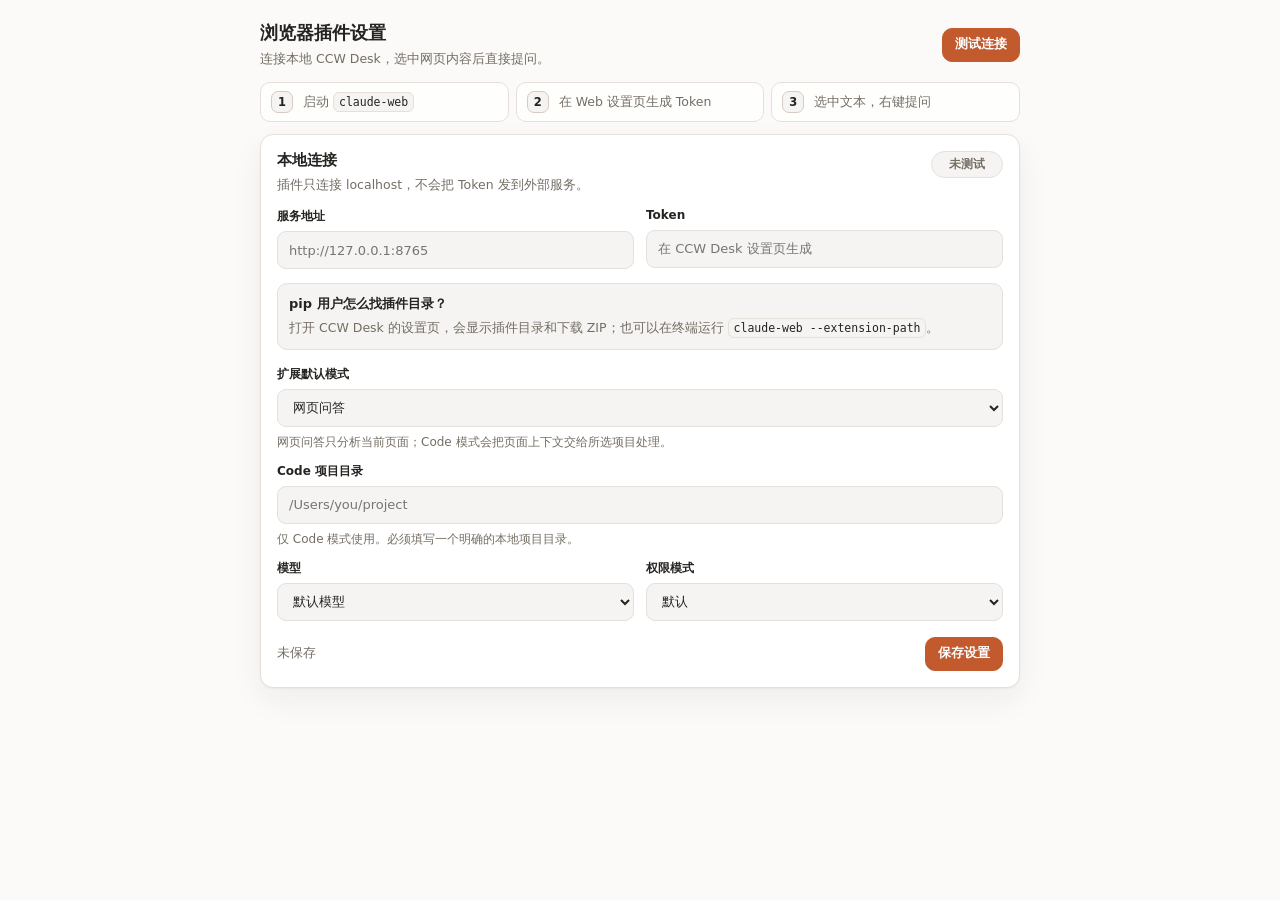
<file: browser-extension/src/options.html>
<!doctype html>
<html lang="zh-CN">
<head>
  <meta charset="utf-8" />
  <meta name="viewport" content="width=device-width, initial-scale=1" />
  <title>CCW Desk 插件设置</title>
  <link rel="stylesheet" href="options.css" />
</head>
<body>
  <main class="shell">
    <header class="hero">
      <div class="brand-row">
        <div>
          <h1>浏览器插件设置</h1>
          <p>连接本地 CCW Desk，选中网页内容后直接提问。</p>
        </div>
      </div>
      <button id="testBtn" type="button">测试连接</button>
    </header>

    <section class="setup">
      <div class="step">
        <span>1</span>
        <p>启动 <code>claude-web</code></p>
      </div>
      <div class="step">
        <span>2</span>
        <p>在 Web 设置页生成 Token</p>
      </div>
      <div class="step">
        <span>3</span>
        <p>选中文本，右键提问</p>
      </div>
    </section>

    <section class="panel">
      <div class="panel-head">
        <div>
          <h2>本地连接</h2>
          <p>插件只连接 localhost，不会把 Token 发到外部服务。</p>
        </div>
        <div id="connectionBadge" class="badge">未测试</div>
      </div>

      <div class="grid">
        <label>
          <span>服务地址</span>
          <input id="serviceUrl" autocomplete="off" placeholder="http://127.0.0.1:8765" />
        </label>
        <label>
          <span>Token</span>
          <input id="token" autocomplete="off" type="password" placeholder="在 CCW Desk 设置页生成" />
        </label>
      </div>

      <div class="hint">
        <strong>pip 用户怎么找插件目录？</strong>
        <p>打开 CCW Desk 的设置页，会显示插件目录和下载 ZIP；也可以在终端运行 <code>claude-web --extension-path</code>。</p>
      </div>

      <label>
        <span>扩展默认模式</span>
        <select id="assistantMode">
          <option value="chat">网页问答</option>
          <option value="code">Code 模式</option>
        </select>
        <small>网页问答只分析当前页面；Code 模式会把页面上下文交给所选项目处理。</small>
      </label>

      <label id="cwdField">
        <span>Code 项目目录</span>
        <input id="cwd" autocomplete="off" placeholder="/Users/you/project" />
        <small>仅 Code 模式使用。必须填写一个明确的本地项目目录。</small>
      </label>

      <div class="row">
        <label>
          <span>模型</span>
          <select id="model">
            <option value="">默认模型</option>
            <option value="opus">Opus</option>
            <option value="sonnet">Sonnet</option>
            <option value="haiku">Haiku</option>
          </select>
        </label>
        <label>
          <span>权限模式</span>
          <select id="permissionMode">
            <option value="default">默认</option>
            <option value="plan">计划</option>
            <option value="readonly">只读</option>
          </select>
        </label>
      </div>

      <footer>
        <span id="status">未保存</span>
        <button id="saveBtn" type="button">保存设置</button>
      </footer>
    </section>
  </main>
  <script type="module" src="options.js"></script>
</body>
</html>
</file>
<file: browser-extension/src/options.css>
:root {
  color-scheme: light dark;
  --bg: #fbfaf8;
  --surface: #ffffff;
  --surface-2: #f5f4f2;
  --surface-3: #eeebe7;
  --border: #e5e0d9;
  --border-strong: #d4ccc2;
  --text: #262421;
  --muted: #746d64;
  --subtle: #9c948a;
  --accent: #c35a2e;
  --green: #166534;
  --danger: #be123c;
  --shadow-md: 0 12px 34px rgba(36, 32, 28, .08), 0 1px 2px rgba(36, 32, 28, .04);
}

@media (prefers-color-scheme: dark) {
  :root {
    --bg: #12100e;
    --surface: #1c1917;
    --surface-2: #25211d;
    --surface-3: #302b26;
    --border: #302b26;
    --border-strong: #4a423a;
    --text: #f5f1ec;
    --muted: #b8afa5;
    --subtle: #857c72;
    --accent: #f08a56;
    --green: #86efac;
    --danger: #fb7185;
    --shadow-md: 0 2px 10px rgba(0, 0, 0, .34);
  }
}

* { box-sizing: border-box; }

body {
  margin: 0;
  font-family: Inter, ui-sans-serif, system-ui, -apple-system, BlinkMacSystemFont, "Segoe UI", "PingFang SC", sans-serif;
  font-feature-settings: "cv02", "cv03", "cv04", "cv11";
  background: var(--bg);
  color: var(--text);
  -webkit-font-smoothing: antialiased;
}

.shell {
  width: min(860px, calc(100vw - 32px));
  margin: 0 auto;
  padding: 28px 0 42px;
}

.hero {
  display: flex;
  align-items: center;
  justify-content: space-between;
  gap: 18px;
  margin-bottom: 18px;
}

.brand-row {
  display: flex;
  align-items: center;
  gap: 12px;
}

.mark {
  width: 42px;
  height: 42px;
  display: grid;
  place-items: center;
  flex: 0 0 auto;
  border-radius: 8px;
  color: #ffffff;
  background: linear-gradient(135deg, #fb923c, #c2410c);
  box-shadow: 0 2px 8px rgba(194, 65, 12, .18), 0 1px 2px rgba(28, 25, 23, .08);
  font-size: 18px;
  font-weight: 780;
}

h1 {
  font-size: 22px;
  line-height: 1.2;
  margin: 0 0 5px;
  font-weight: 700;
  letter-spacing: 0;
}

h2 {
  font-size: 17px;
  line-height: 1.25;
  margin: 0 0 5px;
  font-weight: 700;
  letter-spacing: 0;
}

p {
  margin: 0;
  color: var(--muted);
  line-height: 1.55;
}

code {
  padding: 2px 5px;
  border: 1px solid var(--border);
  border-radius: 6px;
  background: var(--surface-2);
  color: var(--text);
  font-size: .92em;
}

.setup {
  display: grid;
  grid-template-columns: repeat(3, minmax(0, 1fr));
  gap: 8px;
  margin-bottom: 12px;
}

.step {
  display: flex;
  align-items: center;
  gap: 10px;
  min-height: 44px;
  padding: 9px 11px;
  border: 1px solid var(--border);
  border-radius: 10px;
  background: color-mix(in srgb, var(--surface) 76%, transparent);
  box-shadow: none;
}

.step span {
  width: 24px;
  height: 24px;
  display: grid;
  place-items: center;
  border: 1px solid var(--border-strong);
  border-radius: 8px;
  color: var(--text);
  background: var(--surface-2);
  font-size: 12px;
  font-weight: 760;
}

.step p {
  font-size: 13px;
  line-height: 1.35;
}

.panel {
  padding: 20px;
  border: 1px solid var(--border);
  border-radius: 14px;
  background: var(--surface);
  box-shadow: var(--shadow-md);
}

.panel-head {
  display: flex;
  align-items: flex-start;
  justify-content: space-between;
  gap: 16px;
  margin-bottom: 18px;
}

.badge {
  min-width: 78px;
  padding: 6px 10px;
  border: 1px solid var(--border);
  border-radius: 999px;
  color: var(--muted);
  background: var(--surface-2);
  font-size: 12px;
  font-weight: 700;
  text-align: center;
}

.badge.ok {
  border-color: color-mix(in srgb, var(--green) 42%, var(--border));
  color: var(--green);
}

.badge.bad {
  border-color: color-mix(in srgb, var(--danger) 42%, var(--border));
  color: var(--danger);
}

.grid,
.row {
  display: grid;
  grid-template-columns: 1fr 1fr;
  gap: 12px;
}

label {
  display: grid;
  gap: 7px;
  margin-bottom: 14px;
}

label span {
  font-size: 13px;
  font-weight: 700;
}

label small {
  color: var(--muted);
  font-size: 12px;
  line-height: 1.5;
}

.mode-field-hidden {
  display: none;
}

input,
select {
  width: 100%;
  height: 42px;
  border: 1px solid var(--border);
  border-radius: 10px;
  padding: 0 11px;
  font: inherit;
  font-size: 14px;
  color: var(--text);
  background: var(--surface-2);
  outline: none;
}

input:focus,
select:focus {
  border-color: var(--border-strong);
  box-shadow: 0 0 0 3px color-mix(in srgb, var(--border-strong) 36%, transparent);
}

.hint {
  margin: 2px 0 16px;
  padding: 12px;
  border: 1px solid var(--border);
  border-radius: 8px;
  background: var(--surface-2);
}

.hint strong {
  display: block;
  margin-bottom: 5px;
  font-size: 13px;
}

.hint p {
  font-size: 13px;
}

button {
  border: 1px solid var(--border);
  border-radius: 10px;
  padding: 9px 13px;
  font: inherit;
  font-size: 13px;
  font-weight: 700;
  color: var(--text);
  background: var(--surface);
  cursor: pointer;
  transition: border-color .14s ease, background .14s ease, color .14s ease, opacity .14s ease;
}

button:hover:not(:disabled) {
  border-color: var(--border-strong);
  background: var(--surface-2);
}

button:disabled {
  cursor: not-allowed;
  opacity: .55;
}

#saveBtn,
#testBtn {
  background: var(--accent);
  border-color: var(--accent);
  color: #ffffff;
}

@media (prefers-color-scheme: dark) {
  #saveBtn,
  #testBtn {
    background: var(--accent);
    border-color: var(--accent);
    color: #1c1917;
  }
}

#saveBtn:hover:not(:disabled),
#testBtn:hover:not(:disabled) {
  background: #9a3412;
  border-color: #9a3412;
}

@media (prefers-color-scheme: dark) {
  #saveBtn:hover:not(:disabled),
  #testBtn:hover:not(:disabled) {
    background: #fdba74;
    border-color: #fdba74;
  }
}

footer {
  display: flex;
  align-items: center;
  justify-content: space-between;
  gap: 12px;
  margin-top: 4px;
}

#status {
  color: var(--muted);
  font-size: 13px;
}

@media (max-width: 720px) {
  .hero,
  .panel-head {
    align-items: stretch;
    flex-direction: column;
  }

  .setup,
  .grid,
  .row {
    grid-template-columns: 1fr;
  }

  .shell {
    width: min(100vw - 24px, 860px);
    padding-top: 20px;
  }

  button,
  input,
  select {
    min-height: 44px;
    font-size: 16px;
  }

  footer {
    align-items: stretch;
    flex-direction: column;
  }
}

/* 2.0 compact visual pass */
.shell {
  width: min(760px, calc(100vw - 32px));
  padding: 22px 0 34px;
}

.hero {
  margin-bottom: 14px;
}

h1 {
  font-size: 18px;
  font-weight: 740;
}

h2 {
  font-size: 15px;
  font-weight: 740;
}

p,
.step p,
.hint p,
#status {
  font-size: 12.5px;
}

.setup {
  gap: 7px;
}

.step {
  min-height: 38px;
  padding: 8px 10px;
  border-radius: 10px;
}

.step span {
  width: 22px;
  height: 22px;
  border-radius: 7px;
  font-size: 11.5px;
}

.panel {
  padding: 16px;
  border-radius: 13px;
  box-shadow: 0 12px 32px rgba(36, 32, 28, .06), 0 1px 2px rgba(36, 32, 28, .04);
}

.panel-head {
  margin-bottom: 14px;
}

.badge {
  min-width: 72px;
  padding: 5px 9px;
  font-size: 11.5px;
}

label {
  gap: 6px;
  margin-bottom: 12px;
}

label span {
  font-size: 12px;
}

input,
select {
  height: 38px;
  border-radius: 9px;
  font-size: 13px;
}

.hint {
  padding: 11px;
  border-radius: 10px;
}

button {
  min-height: 34px;
  padding: 7px 12px;
  border-radius: 10px;
  font-size: 12.5px;
}

@media (max-width: 720px) {
  .shell {
    width: min(100vw - 24px, 760px);
    padding-top: 18px;
  }

  button,
  input,
  select {
    min-height: 40px;
    font-size: 14px;
  }
}
</file>
